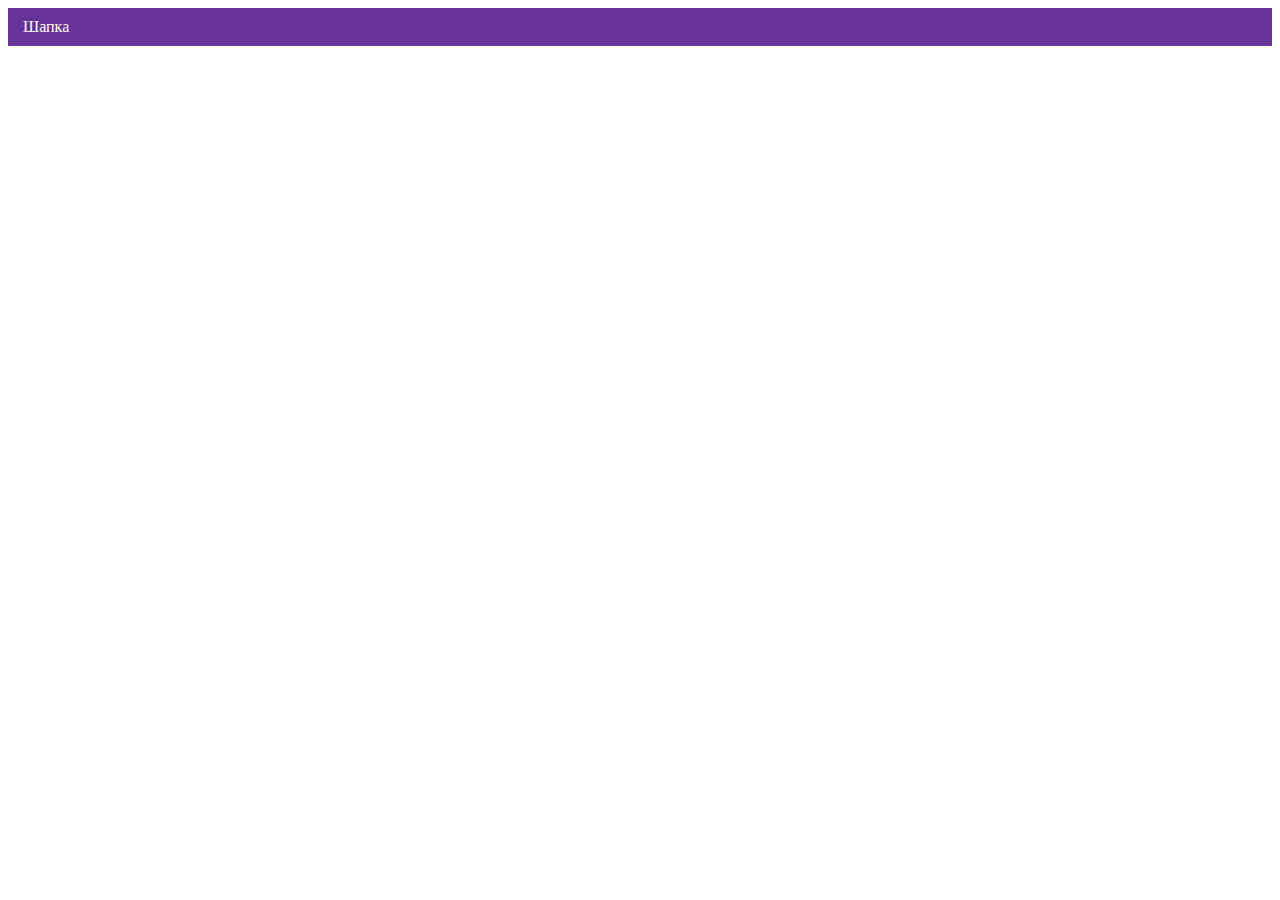
<file: index.html>
<!DOCTYPE html><html class="page" lang="ru"><head><meta charset="UTF-8"><title>Название проекта</title><meta name="viewport" content="width=device-width,initial-scale=1"><link rel="stylesheet" href="styles/styles.css"><script src="scripts/index.js" defer="defer"></script></head><body class="page__body"><header class="header">Шапка</header></body></html>
</file>
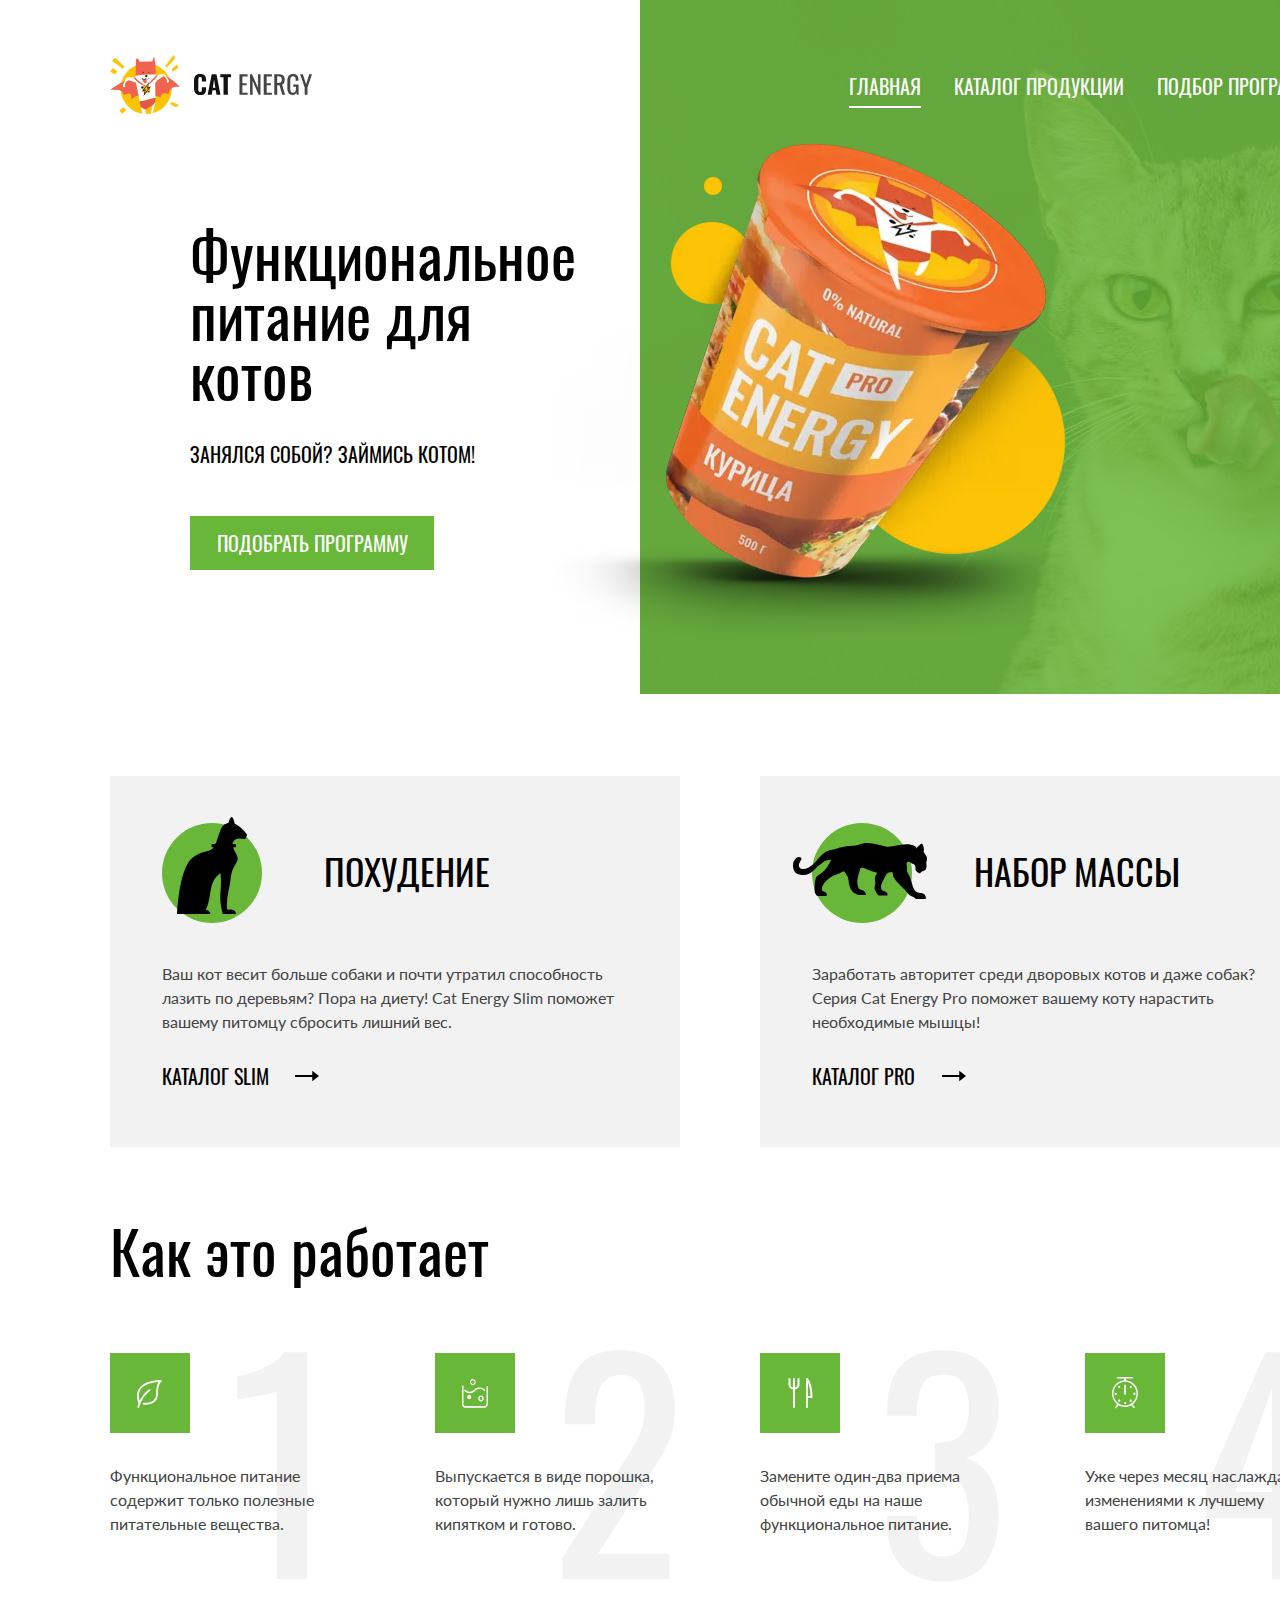
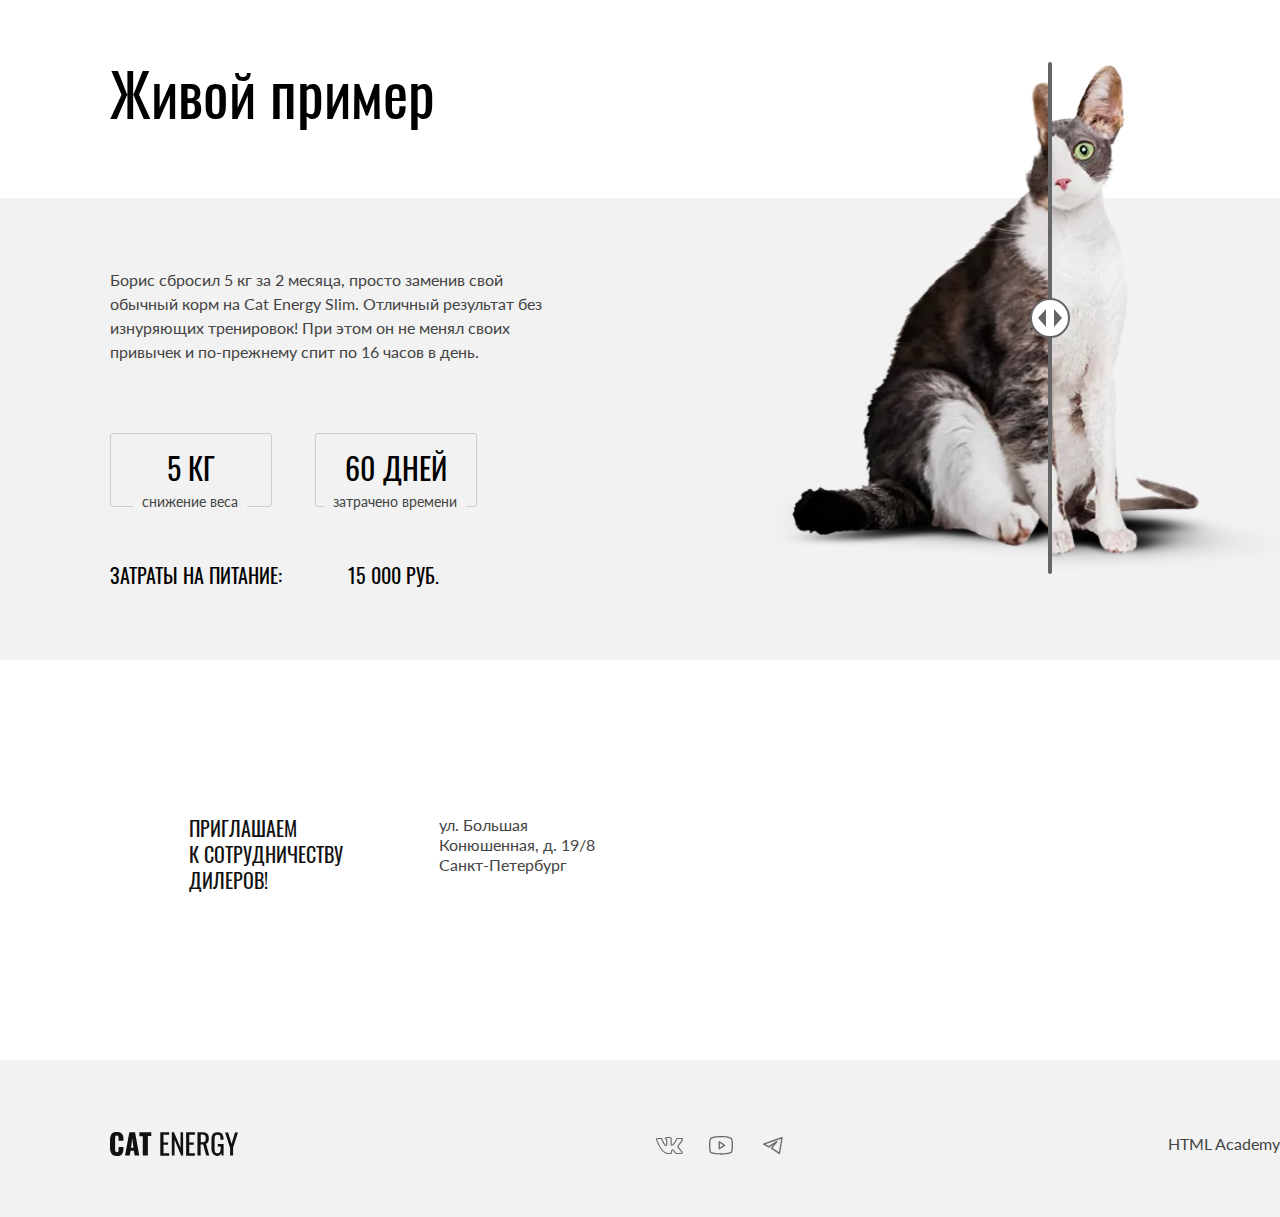
<file: 4/index.html>
<!DOCTYPE html><html class="page" lang="ru"><head><meta charset="UTF-8"><title>cat-energy</title><meta name="viewport" content="width=device-width,initial-scale=1"><link rel="stylesheet" href="styles/styles.css"><script src="scripts/index.js" defer="defer"></script><link rel="icon" href="favicon.ico"><link rel="icon" href="favicons/favicon.svg" type="image/svg+xml"><link rel="apple-touch-icon" href="favicons/apple-icon-180x180.png"><link rel="manifest" href="manifest.webmanifest"><link rel="preload" href="fonts/lato/Lato-Regular.woff2" as="font" type="font/woff2" crossorigin="anonymous"><link rel="preload" href="fonts/oswald/oswaldregular.woff2" as="font" type="font/woff2" crossorigin="anonymous"></head><body class="page__body"><header class="header" data-test="header"><div class="container"><nav class="main-nav main-nav--on main-nav--nojs"><div class="main-nav__logo-container"><a class="main-nav__logo-link" href="index.html"><picture><source media="(min-width: 1200px)" width="70" height="59" type="image/svg+xml" srcset="images/cat-logo-desktop.svg"><source media="(min-width: 768px)" width="60" height="50" type="image/svg+xml" srcset="images/cat-logo-tablet.svg"><img class="header__logo-img" src="images/cat-logo-mobile.svg" alt="логотип сайта" width="33" height="38"></picture></a><a class="header__logo-text-link" href="index.html"><picture><source media="(min-width:1200px)" width="118" height="21" type="image/svg+xml" srcset="images/cat-logo-text-desktop.svg"><img class="header__logo-text logo-text" src="images/cat-logo-text.svg" alt="текстовый логотип сайта" width="101" height="18"></picture></a></div><button class="main-nav__toggle" type="button"><span class="visually-hidden">Переключатель меню</span></button><ul class="main-nav__list"><li class="main-nav__item main-nav__item--active"><a href="#">главная</a></li><li class="main-nav__item"><a href="catalog.html">каталог продукции</a></li><li class="main-nav__item"><a href="#">подбор программы</a></li></ul></nav></div><div class="header__cat-feed"></div></header><main class="main-container"><section class="choose" data-test="hero"><div class="container"><div class="choose__description"><h1 class="choose__title">Функциональное питание для котов</h1><p class="choose__slogon">Занялся собой? Займись котом!</p></div><picture><source type="image/webp" media="(min-width:1200px)" width="552" height="499" srcset="images/cat-feed-desktop@1x.webp, images/cat-feed-desktop@2x.webp 2x"><source type="image/webp" media="(min-width:768px)" width="709" height="609" srcset="images/cat-feed-tablet@1x.webp, images/cat-feed-tablet@2x.webp 2x"><source type="image/webp" width="280" height="270" srcset="images/cat-feed-mobile@1x.webp, images/cat-feed-mobile@2x.webp 2x"><source media="(min-width:1200px)" width="552" height="499" type="image/png" srcset="images/cat-feed-desktop@1x.png, images/cat-feed-desktop@2x.png 2x"><source media="(min-width:768px)" width="709" height="609" srcset="images/cat-feed-tablet@1x.jpg, images/cat-feed-tablet@2x.jpg 2x" type="image/jpeg"><img class="choose__img" src="images/cat-feed-mobile@1x.png" alt="фото корма от магазина" width="280" height="270" srcset="images/cat-feed-mobile@2x.png 2x"></picture><a class="choose__button-link choose__button button" href="#">подобрать программу</a></div></section><section class="catalogs" data-test="programs"><div class="container"><h2 class="visually-hidden">Котологи</h2><ul class="catalogs__list"><li class="catalogs__item"><h3 class="catalogs__title catalogs__title--thin">Похудение</h3><p class="catalogs__description">Ваш кот весит больше собаки и почти утратил способность лазить по деревьям? Пора на диету! Cat Energy Slim поможет вашему питомцу сбросить лишний вес.</p><a class="catalogs__link" href="#">каталог slim</a></li><li class="catalogs__item"><h3 class="catalogs__title catalogs__title--massive">Набор массы</h3><p class="catalogs__description">Заработать авторитет среди дворовых котов и даже собак? Серия Cat Energy Pro поможет вашему коту нарастить необходимые мышцы!</p><a class="catalogs__link catalogs__link--massive" href="#">каталог pro</a></li></ul></div></section><section class="advantages" data-test="features"><div class="container"><h2 class="advantages__title">Как это работает</h2><ul class="advantages__list"><li class="advantages__item advantages__item--nutritious">Функциональное питание содержит только полезные питательные вещества.</li><li class="advantages__item advantages__item--water">Выпускается в виде порошка, который нужно лишь залить кипятком и готово.</li><li class="advantages__item advantages__item--food">Замените один-два приема обычной еды на наше функциональное питание.</li><li class="advantages__item advantages__item--time">Уже через месяц наслаждайтесь изменениями к лучшему<br>вашего питомца!</li></ul></div></section><section class="example" data-test="proof"><div class="container"><div class="example__simple-container"><h2 class="example__title">Живой пример</h2><p class="example__description">Борис сбросил 5 кг за 2 месяца, просто заменив свой обычный корм на Cat Energy Slim. Отличный результат без изнуряющих тренировок! При этом он не менял своих привычек и по-прежнему спит по 16 часов в день.</p><div class="example__container-description"><div class="example__indicators"><div class="example__indicator example-indicator"><p>5 КГ</p><span>снижение веса</span></div><div class="example__indicator example-indicator"><p>60 ДНЕЙ</p><span>затрачено времени</span></div></div><p class="example__expenses"><span>Затраты на питание:</span> <span>15 000 РУБ.</span></p></div></div><div class="example__slids"><div class="example__slide"><picture><source type="image/webp" media="(min-width:768px)" width="560" height="512" srcset="images/thick-cat-example@1x.webp, images/thick-cat-example@2x.webp 2x"><source type="image/webp" width="280" height="256" srcset="images/thick-cat-example-mobile@1x.webp, images/thick-cat-example-mobile@2x.webp 2x"><source media="(min-width:768px)" width="560" height="512" srcset="images/thick-cat-example@1x.png, images/thick-cat-example@2x.png 2x" type="image/png"><img class="example__slide-img" src="images/thick-cat-example-mobile@1x.png" width="280" height="256" alt="Кот до похудения" srcset="images/thick-cat-example-mobile@2x.png 2x"></picture></div><div class="example__slide example__slide--before"><picture><source type="image/webp" media="(min-width:768px)" width="560" height="512" srcset="images/skinny-cat-example@1x.webp, images/skinny-cat-example@2x.webp 2x"><source type="image/webp" width="280" height="256" srcset="images/skinny-cat-example-mobile@1x.webp, images/skinny-cat-example-mobile@2x.webp 2x"><source media="(min-width:768px)" width="560" height="512" srcset="images/skinny-cat-example@1x.png, images/skinny-cat-example@2x.png 2x" type="image/png"><img class="example__slide-img" src="images/skinny-cat-example-mobile@1x.png" width="280" height="256" alt="Кот после похудения" srcset="images/skinny-cat-example-mobile@2x.png 2x"></picture></div><button class="example__slides-button button" type="button"><span class="visually-hidden">кнопка для управления слайдером</span></button></div></div></section><section class="location location--nojs" data-test="contacts"><div class="container"><h2 class="visually-hidden">Карта</h2><div class="location__conteiner-description"><p class="location__description">приглашаем<br>к сотрудничеству<br>дилеров!</p><address class="location__adress">ул. Большая<br>Конюшенная, д. 19/8<br class="location__double-space">Санкт-Петербург</address></div></div><iframe class="location__map" src="https://www.google.com/maps/embed?pb=!1m18!1m12!1m3!1d1998.5989628721386!2d30.320832674763206!3d59.93879652957341!2m3!1f0!2f0!3f0!3m2!1i1024!2i768!4f13.1!3m3!1m2!1s0x4696310fca5afc31%3A0xa24b26c0d196de71!2z0JHQvtC70YzRiNCw0Y8g0JrQvtC90Y7RiNC10L3QvdCw0Y8g0YPQuy4sIDE5LCDQodCw0L3QutGCLdCf0LXRgtC10YDQsdGD0YDQsywgMTkxMTg2!5e0!3m2!1sru!2sru!4v1745107390673!5m2!1sru!2sru" width="320" height="362" style="border:0;" allowfullscreen="" loading="lazy" referrerpolicy="no-referrer-when-downgrade"></iframe><picture><source type="image/webp" media="(min-width:1200px)" width="1440" height="400" srcset="images/map-desktop@1x.webp, images/map-desktop@2x.webp 2x"><source type="image/webp" media="(min-width:768px)" width="768" height="400" srcset="images/map-tablet@1x.webp, images/map-tablet@2x.webp 2x"><source type="image/webp" width="320" height="362" srcset="images/map-mobile@1x.webp, images/map-mobile@2x.webp 2x"><source media="(min-width:1200px)" width="1440" height="400" srcset="images/map-desktop@1x.png, images/map-desktop@2x.png 2x" type="image/png"><source media="(min-width:768px)" width="768" height="400" srcset="images/map-tablet@1x.png, images/map-tablet@2x.png 2x" type="image/png"><img class="location__map-image" src="images/map-mobile@1x.jpg" srcset="images/map-mobile@2x.jpg 2x" width="320" height="362" alt="карта питера с отмеченным магазином"></picture></section></main><footer class="main-footer" data-test="footer"><div class="container"><a class="main-footer__logo-text-link logo-text" href="#"><span class="visually-hidden">Текствый логотиа сайта CAT Energy</span></a><ul class="social-list main-footer__social-list"><li class="social-list__item"><a class="social-list__link social-list__link--vkontakte" href="#"><span class="visually-hidden">Мы в контакте</span></a></li><li class="social-list__item"><a class="social-list__link social-list__link--youtube" href="#"><span class="visually-hidden">Мы в ютубе</span></a></li><li class="social-list__item"><a class="social-list__link social-list__link--telegram" href="#"><span class="visually-hidden">Мы в телеграмме</span></a></li></ul><a class="main-footer__logo-link main-footer-logo-link" href="https://htmlacademy.ru/intensive/adaptive">HTML Academy</a></div></footer></body></html>
</file>
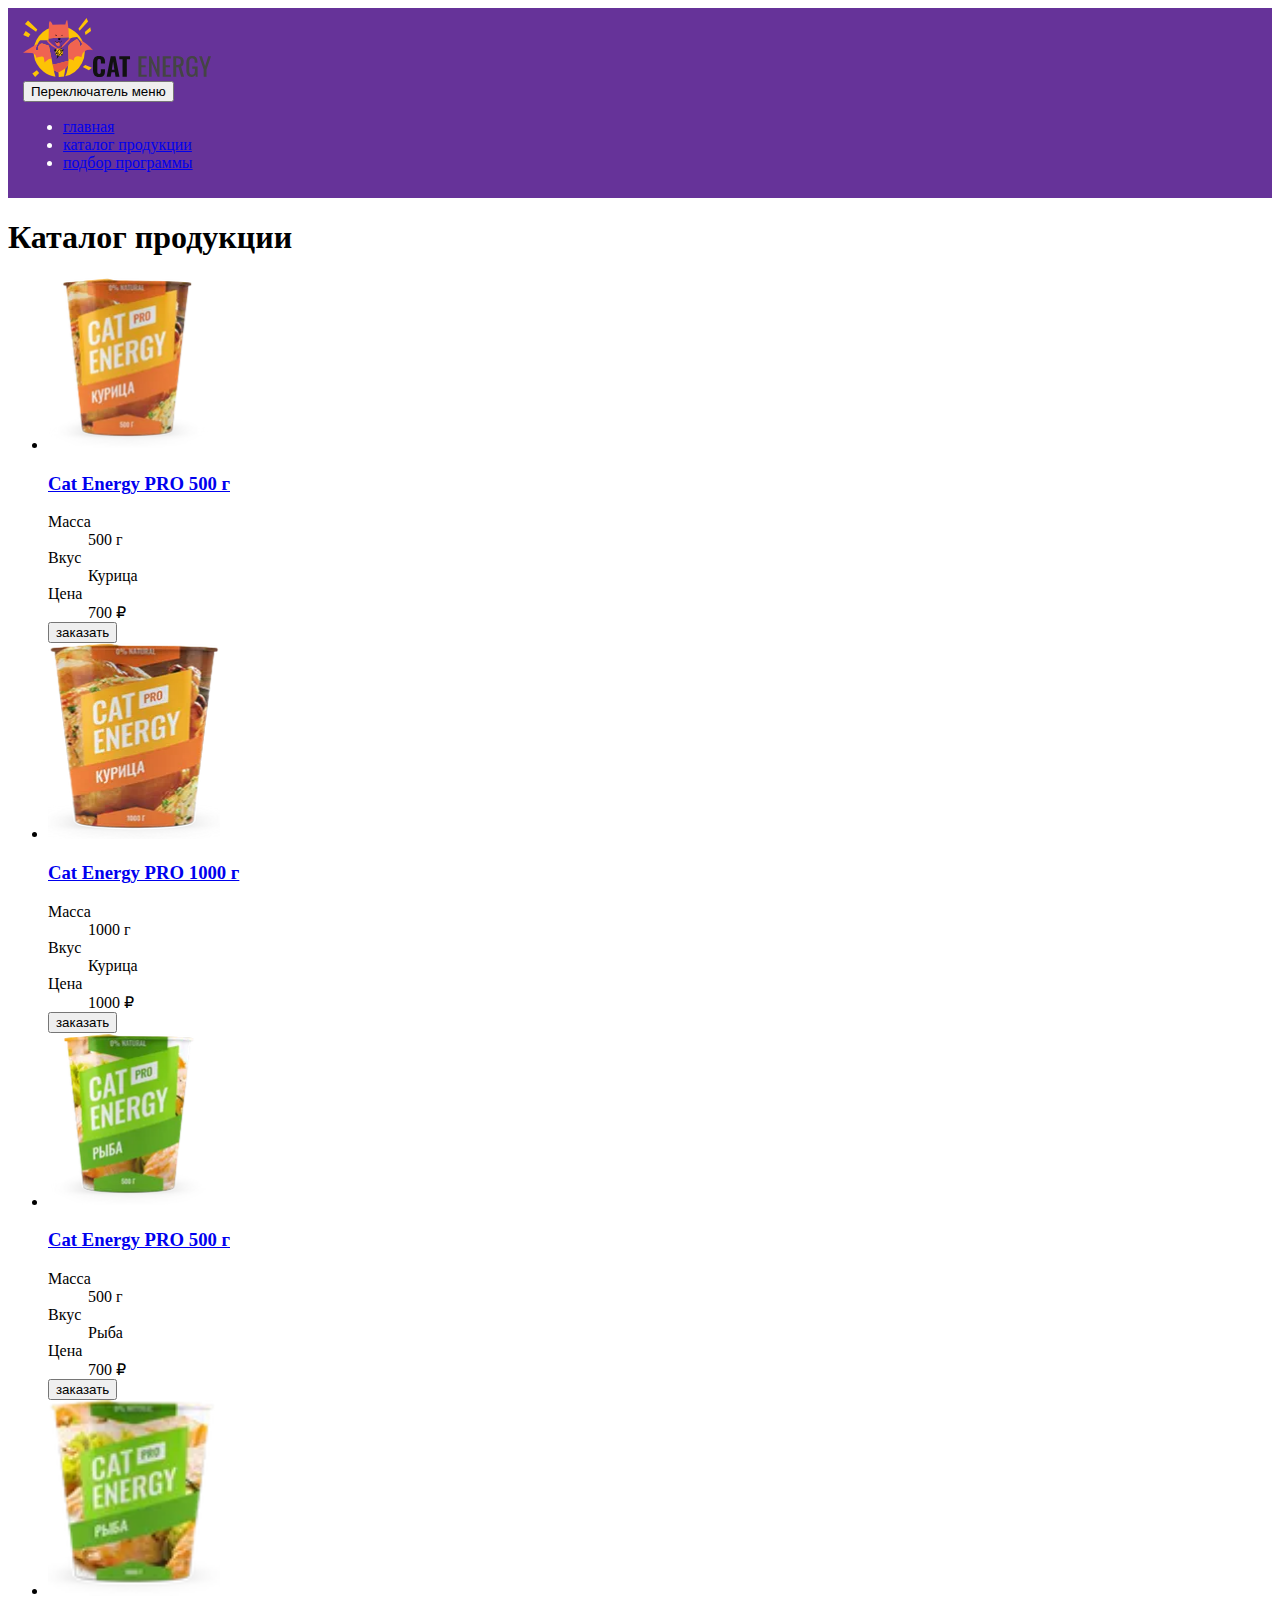
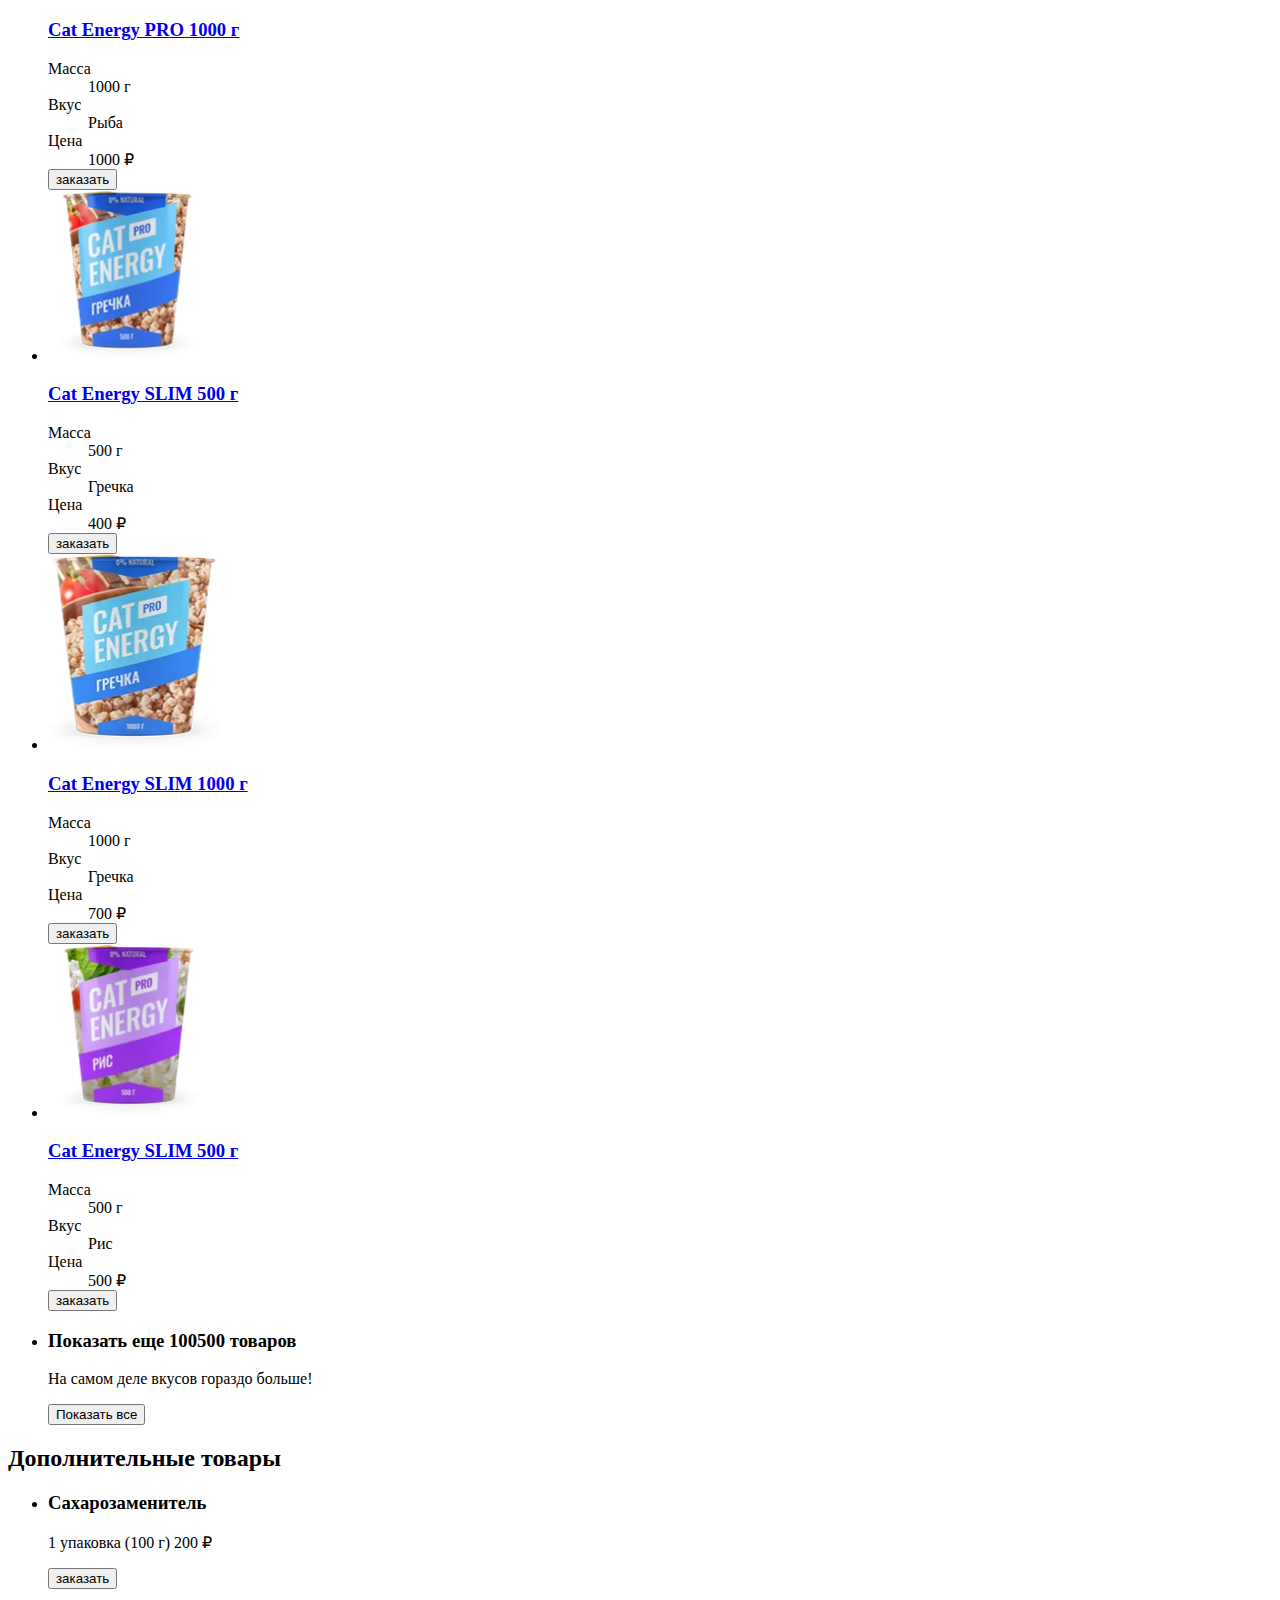
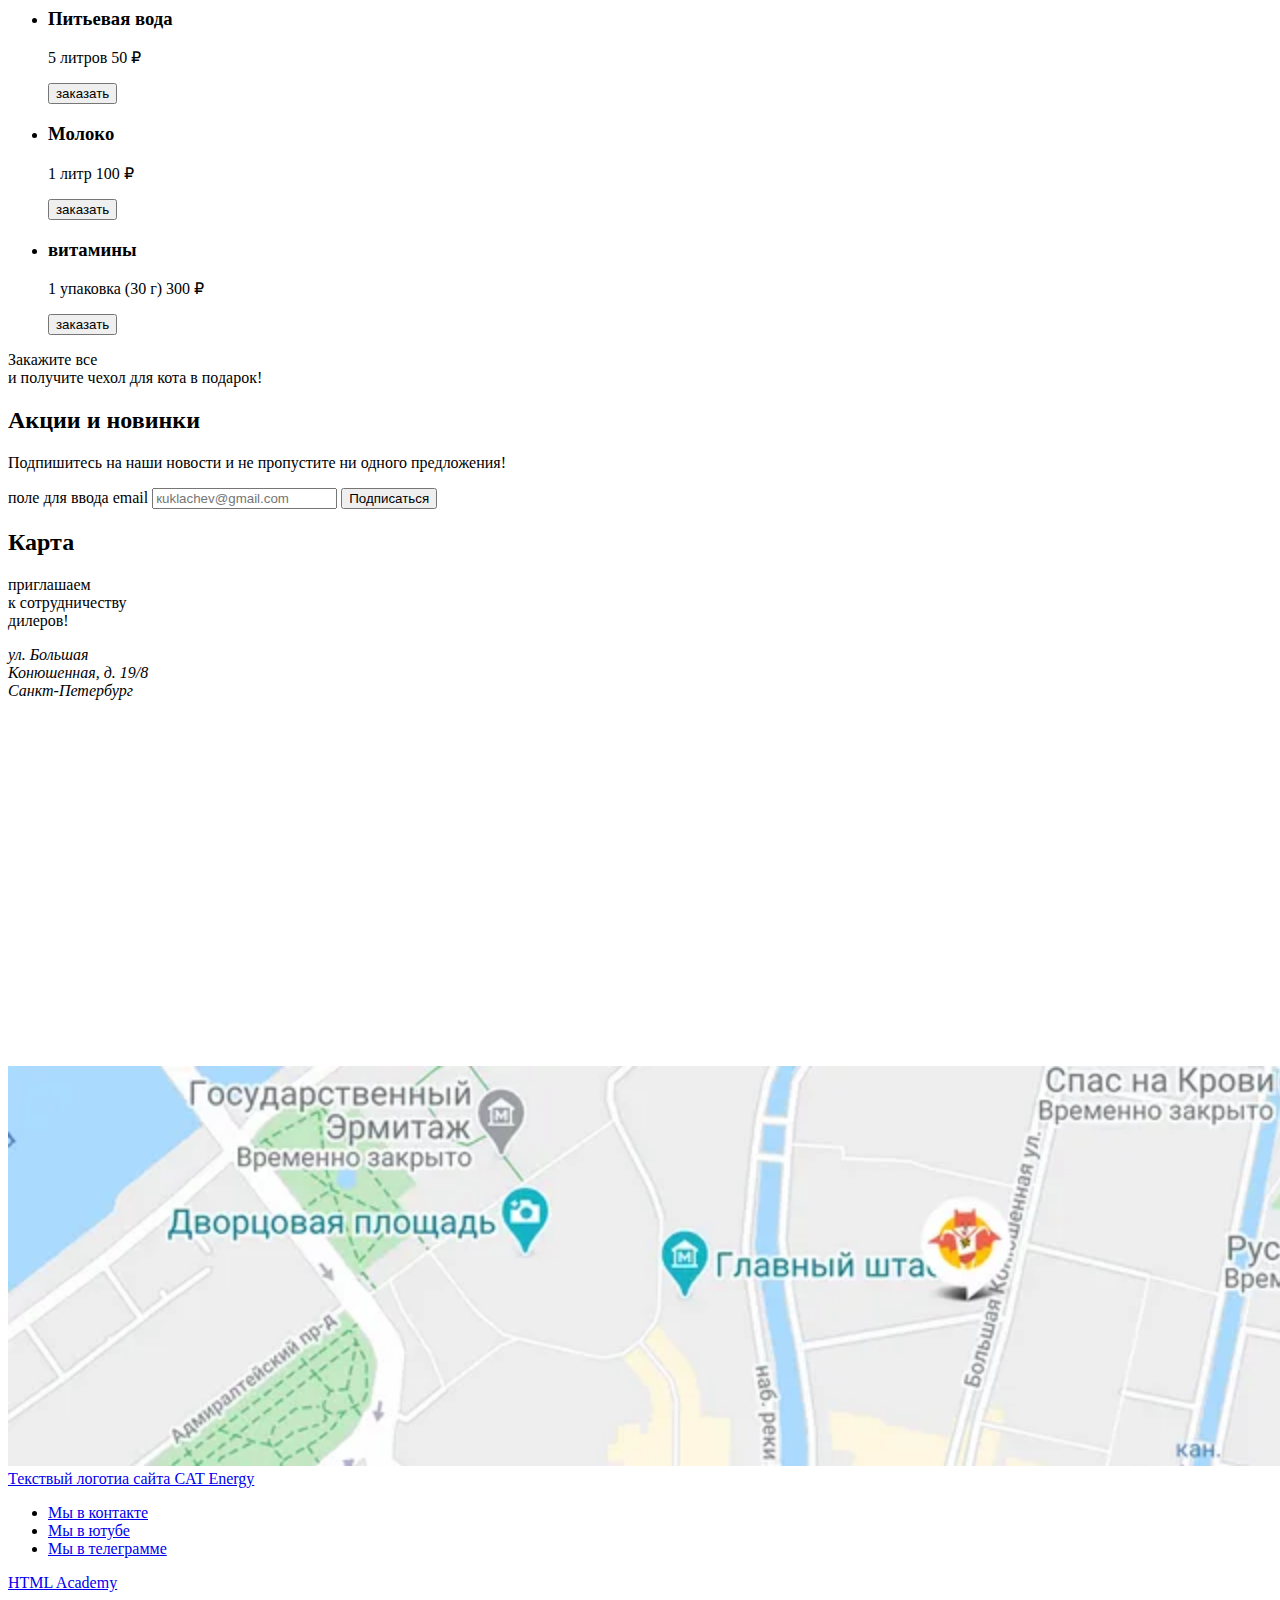
<file: catalog.html>
<!DOCTYPE html><html class="page catalog" lang="ru"><head><meta charset="UTF-8"><title>cat-energy</title><meta name="viewport" content="width=device-width,initial-scale=1"><link rel="stylesheet" href="styles/styles.css"><script src="scripts/index.js" defer="defer"></script><link rel="icon" href="favicon.ico"><link rel="icon" href="favicons/favicon.svg" type="image/svg+xml"><link rel="apple-touch-icon" href="favicons/apple-icon-180x180.png"><link rel="manifest" href="manifest.webmanifest"><link rel="preload" href="fonts/lato/Lato-Regular.woff2" as="font" type="font/woff2" crossorigin="anonymous"><link rel="preload" href="fonts/oswald/oswaldregular.woff2" as="font" type="font/woff2" crossorigin="anonymous"></head><body class="page__body"><header class="header"><div class="container"><nav class="main-nav main-nav--on"><div class="main-nav__logo-container"><a class="main-nav__logo-link" href="index.html"><picture><source media="(min-width: 1200px)" width="70" height="59" type="image/svg+xml" srcset="images/cat-logo-desktop.svg"><source media="(min-width: 768px)" width="60" height="50" type="image/svg+xml" srcset="images/cat-logo-tablet.svg"><img class="header__logo-img" src="images/cat-logo-mobile.svg" alt="логотип сайта" width="33" height="38"></picture></a><a class="header__logo-text-link" href="index.html"><picture><source media="(min-width:1200px)" width="118" height="21" type="image/svg+xml" srcset="images/cat-logo-text-desktop.svg"><img class="header__logo-text header__logo-text--catalog" src="images/cat-logo-text.svg" alt="текстовый логотип сайта" width="101" height="18"></picture></a></div><button class="main-nav__toggle" type="button"><span class="visually-hidden">Переключатель меню</span></button><ul class="main-nav__list main-nav__list-catalog"><li class="main-nav__item"><a href="index.html">главная</a></li><li class="main-nav__item main-nav__item--active"><a href="catalog.html">каталог продукции</a></li><li class="main-nav__item"><a href="#">подбор программы</a></li></ul></nav></div></header><main class="main-inner"><section class="catalog-products" data-test="catalog"><div class="container"><h1 class="catalog-products__title">Каталог продукции</h1><ul class="catalog-products__list"><li class="catalog-products__product-card product-card"><div class="product-card__container"><div class="product-card__image-container"><a class="product-card__link" href="404.html"><picture><source type="image/webp" media="(min-width:768px)" width="161" height="172" srcset="images/catalog-cat-feed-chicken500@1x.webp, images/catalog-cat-feed-chicken500@2x.webp 2x"><source type="image/webp" width="68" height="86" srcset="images/catalog-cat-feed-chicken500-mobile@1x.webp, images/catalog-cat-feed-chicken500-mobile@2x.webp 2x"><source media="(min-width:768px)" width="161" height="172" srcset="images/catalog-cat-feed-chicken500@1x.png, images/catalog-cat-feed-chicken500@2x.png 2x" type="image/png"><img class="catalog-products__img-mini" src="images/catalog-cat-feed-chicken500-mobile@1x.png" width="68" height="86" alt="изображение корма для котов с курицой" srcset="images/catalog-cat-feed-chicken500-mobile@2x.png 2x"></picture></a></div><div class="product-card__characteristics-container"><a class="product-card__link" href="404.html"><h3 class="product-card__title">Cat Energy PRO 500 г</h3></a><dl class="product-card__card-characteristics card-characteristics"><div class="card-characteristics__container"><dt class="card-characteristics__description">Масса</dt><dd class="card-characteristics__mass">500 г</dd></div><div class="card-characteristics__container"><dt class="card-characteristics__description">Вкус</dt><dd class="card-characteristics__taste">Курица</dd></div><div class="card-characteristics__container"><dt class="card-characteristics__description">Цена</dt><dd class="card-characteristics__price">700 ₽</dd></div></dl></div></div><button class="product-card__button button" type="button">заказать</button></li><li class="catalog-products__product-card product-card"><div class="product-card__container"><div class="product-card__image-container"><a class="product-card__link" href="404.html"><picture><source type="image/webp" media="(min-width:1200px)" width="172" height="196" srcset="images/catalog-cat-feed-chicken1000-desktop@1x.webp, images/catalog-cat-feed-chicken1000-desktop@2x.webp 2x"><source type="image/webp" media="(min-width:768px)" width="168" height="206" srcset="images/catalog-cat-feed-chicken1000@1x.webp, images/catalog-cat-feed-chicken1000@2x.webp 2x"><source type="image/webp" width="84" height="100" srcset="images/catalog-cat-feed-chicken1000-mobile@1x.webp, images/catalog-cat-feed-chicken1000-mobile@2x.webp 2x"><source media="(min-width:1200px)" width="172" height="196" srcset="images/catalog-cat-feed-chicken1000-desktop@1x.png, images/catalog-cat-feed-chicken1000-desktop@2x.png 2x" type="image/png"><source media="(min-width:768px)" width="168" height="206" srcset="images/catalog-cat-feed-chicken1000@1x.png, images/catalog-cat-feed-chicken1000@2x.png 2x" type="image/png"><img class="catalog-products__img" src="images/catalog-cat-feed-chicken1000-mobile@1x.png" width="84" height="100" alt="изображение корма для котов с курицой" srcset="images/catalog-cat-feed-chicken1000-mobile@2x.png 2x"></picture></a></div><div class="product-card__characteristics-container"><a class="product-card__link" href="404.html"><h3 class="product-card__title">Cat Energy PRO 1000 г</h3></a><dl class="product-card__card-characteristics card-characteristics"><div class="card-characteristics__container"><dt class="card-characteristics__description">Масса</dt><dd class="card-characteristics__mass">1000 г</dd></div><div class="card-characteristics__container"><dt class="card-characteristics__description">Вкус</dt><dd class="card-characteristics__taste">Курица</dd></div><div class="card-characteristics__container"><dt class="card-characteristics__description">Цена</dt><dd class="card-characteristics__price">1000 ₽</dd></div></dl></div></div><button class="product-card__button button" type="button">заказать</button></li><li class="catalog-products__product-card product-card"><div class="product-card__container"><div class="product-card__image-container"><a class="product-card__link" href="404.html"><picture><source type="image/webp" media="(min-width:768px)" width="163" height="174" srcset="images/catalog-cat-feed-fish500@1x.webp, images/catalog-cat-feed-fish500@2x.webp 2x"><source type="image/webp" width="68" height="78" srcset="images/catalog-cat-feed-fish500-mobile@1x.webp, images/catalog-cat-feed-fish500-mobile@2x.webp 2x"><source media="(min-width:768px)" width="163" height="174" srcset="images/catalog-cat-feed-fish500@1x.png, images/catalog-cat-feed-fish500@2x.png 2x" type="image/png"><img class="catalog-products__img-mini" src="images/catalog-cat-feed-fish500-mobile@1x.png" width="68" height="78" alt="изображение корма для котов с рыбой" srcset="images/catalog-cat-feed-fish500-mobile@2x.png 2x"></picture></a></div><div class="product-card__characteristics-container"><a class="product-card__link" href="404.html"><h3 class="product-card__title">Cat Energy PRO 500 г</h3></a><dl class="product-card__card-characteristics card-characteristics"><div class="card-characteristics__container"><dt class="card-characteristics__description">Масса</dt><dd class="card-characteristics__mass">500 г</dd></div><div class="card-characteristics__container"><dt class="card-characteristics__description">Вкус</dt><dd class="card-characteristics__taste">Рыба</dd></div><div class="card-characteristics__container"><dt class="card-characteristics__description">Цена</dt><dd class="card-characteristics__price">700 ₽</dd></div></dl></div></div><button class="product-card__button button" type="button">заказать</button></li><li class="catalog-products__product-card product-card"><div class="product-card__container"><div class="product-card__image-container"><a class="product-card__link" href="404.html"><picture><source type="image/webp" media="(min-width:1200px)" width="172" height="196" srcset="images/catalog-cat-feed-fish1000-desktop@1x.webp, images/catalog-cat-feed-fish1000-desktop@2x.webp 2x"><source type="image/webp" media="(min-width:768px)" width="168" height="200" srcset="images/catalog-cat-feed-fish1000@1x.webp, images/catalog-cat-feed-fish1000@2x.webp 2x"><source type="image/webp" width="84" height="100" srcset="images/catalog-cat-feed-fish1000-mobile@1x.webp, images/catalog-cat-feed-fish1000-mobile@2x.webp 2x"><source media="(min-width:1200px)" width="172" height="196" srcset="images/catalog-cat-feed-fish1000-desktop@1x.png, images/catalog-cat-feed-fish1000-desktop@2x.png 2x" type="image/png"><source media="(min-width:768px)" width="168" height="200" srcset="images/catalog-cat-feed-fish1000@1x.png, images/catalog-cat-feed-fish1000@2x.png 2x" type="image/png"><img class="catalog-products__img-mini" src="images/catalog-cat-feed-fish1000-mobile@1x.png" width="84" height="100" alt="изображение корма для котов с рыбой" srcset="images/catalog-cat-feed-fish1000-mobile@2x.png 2x"></picture></a></div><div class="product-card__characteristics-container"><a class="product-card__link" href="404.html"><h3 class="product-card__title">Cat Energy PRO 1000 г</h3></a><dl class="product-card__card-characteristics card-characteristics"><div class="card-characteristics__container"><dt class="card-characteristics__description">Масса</dt><dd class="card-characteristics__mass">1000 г</dd></div><div class="card-characteristics__container"><dt class="card-characteristics__description">Вкус</dt><dd class="card-characteristics__taste">Рыба</dd></div><div class="card-characteristics__container"><dt class="card-characteristics__description">Цена</dt><dd class="card-characteristics__price">1000 ₽</dd></div></dl></div></div><button class="product-card__button button" type="button">заказать</button></li><li class="catalog-products__product-card product-card"><div class="product-card__container"><div class="product-card__image-container"><a class="product-card__link" href="404.html"><picture><source type="image/webp" media="(min-width:768px)" width="161" height="171" srcset="images/catalog-cat-feed-buckwheat500@1x.webp, images/catalog-cat-feed-buckwheat500@2x.webp 2x"><source type="image/webp" width="68" height="78" srcset="images/catalog-cat-feed-buckwheat500-mobile@1x.webp, images/catalog-cat-feed-buckwheat500-mobile@2x.webp 2x"><source media="(min-width:768px)" width="161" height="171" srcset="images/catalog-cat-feed-buckwheat500@1x.png, images/catalog-cat-feed-buckwheat500@2x.png 2x" type="image/png"><img class="catalog-products__img-mini" src="images/catalog-cat-feed-buckwheat500-mobile@1x.png" width="68" height="78" alt="изображение корма для котов с гречкой" srcset="images/catalog-cat-feed-buckwheat500-mobile@2x.png 2x"></picture></a></div><div class="product-card__characteristics-container"><a class="product-card__link" href="404.html"><h3 class="product-card__title">Cat Energy SLIM 500 г</h3></a><dl class="product-card__card-characteristics card-characteristics"><div class="card-characteristics__container"><dt class="card-characteristics__description">Масса</dt><dd class="card-characteristics__mass">500 г</dd></div><div class="card-characteristics__container"><dt class="card-characteristics__description">Вкус</dt><dd class="card-characteristics__taste">Гречка</dd></div><div class="card-characteristics__container"><dt class="card-characteristics__description">Цена</dt><dd class="card-characteristics__price">400 ₽</dd></div></dl></div></div><button class="product-card__button button" type="button">заказать</button></li><li class="catalog-products__product-card product-card"><div class="product-card__container"><div class="product-card__image-container"><a class="product-card__link" href="404.html"><picture><source type="image/webp" media="(min-width:1200px)" width="172" height="196" srcset="images/catalog-cat-feed-buckwheat1000-desktop@1x.webp, images/catalog-cat-feed-buckwheat1000-desktop@2x.webp 2x"><source type="image/webp" media="(min-width:768px)" width="168" height="200" srcset="images/catalog-cat-feed-buckwheat1000@1x.webp, images/catalog-cat-feed-buckwheat1000@2x.webp 2x"><source type="image/webp" width="84" height="100" srcset="images/catalog-cat-feed-buckwheat1000-mobile@1x.webp, images/catalog-cat-feed-buckwheat1000-mobile@2x.webp 2x"><source media="(min-width:1200px)" width="172" height="196" srcset="images/catalog-cat-feed-buckwheat1000-desktop@1x.png, images/catalog-cat-feed-buckwheat1000-desktop@2x.png 2x" type="image/png"><source media="(min-width:768px)" width="168" height="200" srcset="images/catalog-cat-feed-buckwheat1000@1x.png, images/catalog-cat-feed-buckwheat1000@2x.png 2x" type="image/png"><img class="catalog-products__img-mini" src="images/catalog-cat-feed-buckwheat1000-mobile@1x.png" width="84" height="100" alt="изображение корма для котов с гречкой" srcset="images/catalog-cat-feed-buckwheat1000-mobile@2x.png 2x"></picture></a></div><div class="product-card__characteristics-container"><a class="product-card__link" href="404.html"><h3 class="product-card__title">Cat Energy SLIM 1000 г</h3></a><dl class="product-card__card-characteristics card-characteristics"><div class="card-characteristics__container"><dt class="card-characteristics__description">Масса</dt><dd class="card-characteristics__mass">1000 г</dd></div><div class="card-characteristics__container"><dt class="card-characteristics__description">Вкус</dt><dd class="card-characteristics__taste">Гречка</dd></div><div class="card-characteristics__container"><dt class="card-characteristics__description">Цена</dt><dd class="card-characteristics__price">700 ₽</dd></div></dl></div></div><button class="product-card__button button" type="button">заказать</button></li><li class="catalog-products__product-card product-card"><div class="product-card__container"><div class="product-card__image-container"><a class="product-card__link" href="404.html"><picture><source type="image/webp" media="(min-width:768px)" width="163" height="174" srcset="images/catalog-cat-feed-rice500@1x.webp, images/catalog-cat-feed-rice500@2x.webp 2x"><source type="image/webp" width="62" height="84" srcset="images/catalog-cat-feed-rice500-mobile@1x.webp, images/catalog-cat-feed-rice500-mobile@2x.webp 2x"><source media="(min-width:768px)" width="163" height="174" srcset="images/catalog-cat-feed-rice500@1x.png, images/catalog-cat-feed-rice500@2x.png 2x" type="image/png"><img class="catalog-products__img-mini" src="images/catalog-cat-feed-rice500-mobile@1x.png" width="72" height="84" alt="изображение корма для котов с курицей" srcset="images/catalog-cat-feed-rice500-mobile@2x.png 2x"></picture></a></div><div class="product-card__characteristics-container"><a class="product-card__link" href="404.html"><h3 class="product-card__title">Cat Energy SLIM 500 г</h3></a><dl class="product-card__card-characteristics card-characteristics"><div class="card-characteristics__container"><dt class="card-characteristics__description">Масса</dt><dd class="card-characteristics__mass">500 г</dd></div><div class="card-characteristics__container"><dt class="card-characteristics__description">Вкус</dt><dd class="card-characteristics__taste">Рис</dd></div><div class="card-characteristics__container"><dt class="card-characteristics__description">Цена</dt><dd class="card-characteristics__price">500 ₽</dd></div></dl></div></div><button class="product-card__button button" type="button">заказать</button></li><li class="catalog-products__product-card card-more"><h3 class="card-more__title">Показать еще 100500 товаров</h3><p class="card-more__description">На самом деле вкусов гораздо больше!</p><button class="card-more__button button button--more" type="button">Показать все</button></li></ul></div></section><section class="additionally" data-test="additional"><div class="container"><h2 class="additionally__title">Дополнительные товары</h2><div class="additionally__container"><ul class="additionally__list"><li class="additionally__item"><div class="additionally__item-description-container"><h3 class="additionally__item-title">Сахарозаменитель</h3><p class="additionally__item-price-container"><span class="additionally__item-description">1 упаковка (100 г) </span><span class="additionally__item-prise">200 ₽</span></p></div><button class="additionally__item-button button" type="button">заказать</button></li><li class="additionally__item"><div class="additionally__item-description-container"><h3 class="additionally__item-title">Питьевая вода</h3><p class="additionally__item-price-container"><span class="additionally__item-description">5 литров </span><span class="additionally__item-prise additionally__item-prise--water">50 ₽</span></p></div><button class="additionally__item-button button" type="button">заказать</button></li><li class="additionally__item"><div class="additionally__item-description-container"><h3 class="additionally__item-title">Молоко</h3><p class="additionally__item-price-container"><span class="additionally__item-description">1 литр </span><span class="additionally__item-prise">100 ₽</span></p></div><button class="additionally__item-button button" type="button">заказать</button></li><li class="additionally__item"><div class="additionally__item-description-container"><h3 class="additionally__item-title">витамины</h3><p class="additionally__item-price-container"><span class="additionally__item-description">1 упаковка (30 г) </span><span class="additionally__item-prise">300 ₽</span></p></div><button class="additionally__item-button button" type="button">заказать</button></li></ul><div class="additionally-present"><p class="additionally-present__description">Закажите все<br>и получите чехол для кота в подарок!</p></div></div></div></section><section class="news"><div class="container"><h2 class="news__title">Акции и новинки</h2><p class="news__description">Подпишитесь на наши новости и не пропустите ни одного предложения!</p><form class="news__form" action="https://echo.htmlacademy.ru" method="post"><label class="visually-hidden" for="news-email">поле для ввода email</label> <input class="news__input" type="email" name="news-input" placeholder="кuklachev@gmail.com" required id="news-email"> <button class="news__button button" type="submit">Подписаться</button></form></div></section><section class="location" data-test="contacts"><div class="container"><h2 class="visually-hidden">Карта</h2><div class="location__conteiner-description"><p class="location__description">приглашаем<br>к сотрудничеству<br>дилеров!</p><address class="location__adress">ул. Большая<br>Конюшенная, д. 19/8<br class="location__double-space">Санкт-Петербург</address></div></div><iframe class="location__map" src="https://www.google.com/maps/embed?pb=!1m18!1m12!1m3!1d1998.5989628721386!2d30.320832674763206!3d59.93879652957341!2m3!1f0!2f0!3f0!3m2!1i1024!2i768!4f13.1!3m3!1m2!1s0x4696310fca5afc31%3A0xa24b26c0d196de71!2z0JHQvtC70YzRiNCw0Y8g0JrQvtC90Y7RiNC10L3QvdCw0Y8g0YPQuy4sIDE5LCDQodCw0L3QutGCLdCf0LXRgtC10YDQsdGD0YDQsywgMTkxMTg2!5e0!3m2!1sru!2sru!4v1745107390673!5m2!1sru!2sru" width="320" height="362" style="border:0;" allowfullscreen="" loading="lazy" referrerpolicy="no-referrer-when-downgrade"></iframe><picture><source type="image/webp" media="(min-width:1200px)" width="1440" height="400" srcset="images/map-desktop@1x.webp, images/map-desktop@2x.webp 2x"><source type="image/webp" media="(min-width:768px)" width="768" height="400" srcset="images/map-tablet@1x.webp, images/map-tablet@2x.webp 2x"><source type="image/webp" width="320" height="362" srcset="images/map-mobile@1x.webp, images/map-mobile@2x.webp 2x"><source media="(min-width:1200px)" width="1440" height="400" srcset="images/map-desktop@1x.png, images/map-desktop@2x.png 2x" type="image/png"><source media="(min-width:768px)" width="768" height="400" srcset="images/map-tablet@1x.png, images/map-tablet@2x.png 2x" type="image/png"><img class="location__map-image" src="images/map-mobile@1x.jpg" srcset="images/map-mobile@2x.jpg 2x" width="320" height="362" alt="карта питера с отмеченным магазином"></picture></section></main><footer class="main-footer"><div class="container"><a class="main-footer__logo-text-link logo-text" href="#"><span class="visually-hidden">Текствый логотиа сайта CAT Energy</span></a><ul class="social-list main-footer__social-list"><li class="social-list__item"><a class="social-list__link social-list__link--vkontakte" href="#"><span class="visually-hidden">Мы в контакте</span></a></li><li class="social-list__item"><a class="social-list__link social-list__link--youtube" href="#"><span class="visually-hidden">Мы в ютубе</span></a></li><li class="social-list__item"><a class="social-list__link social-list__link--telegram" href="#"><span class="visually-hidden">Мы в телеграмме</span></a></li></ul><a class="main-footer__logo-link main-footer-logo-link" href="https://htmlacademy.ru/intensive/adaptive">HTML Academy</a></div></footer></body></html>
</file>
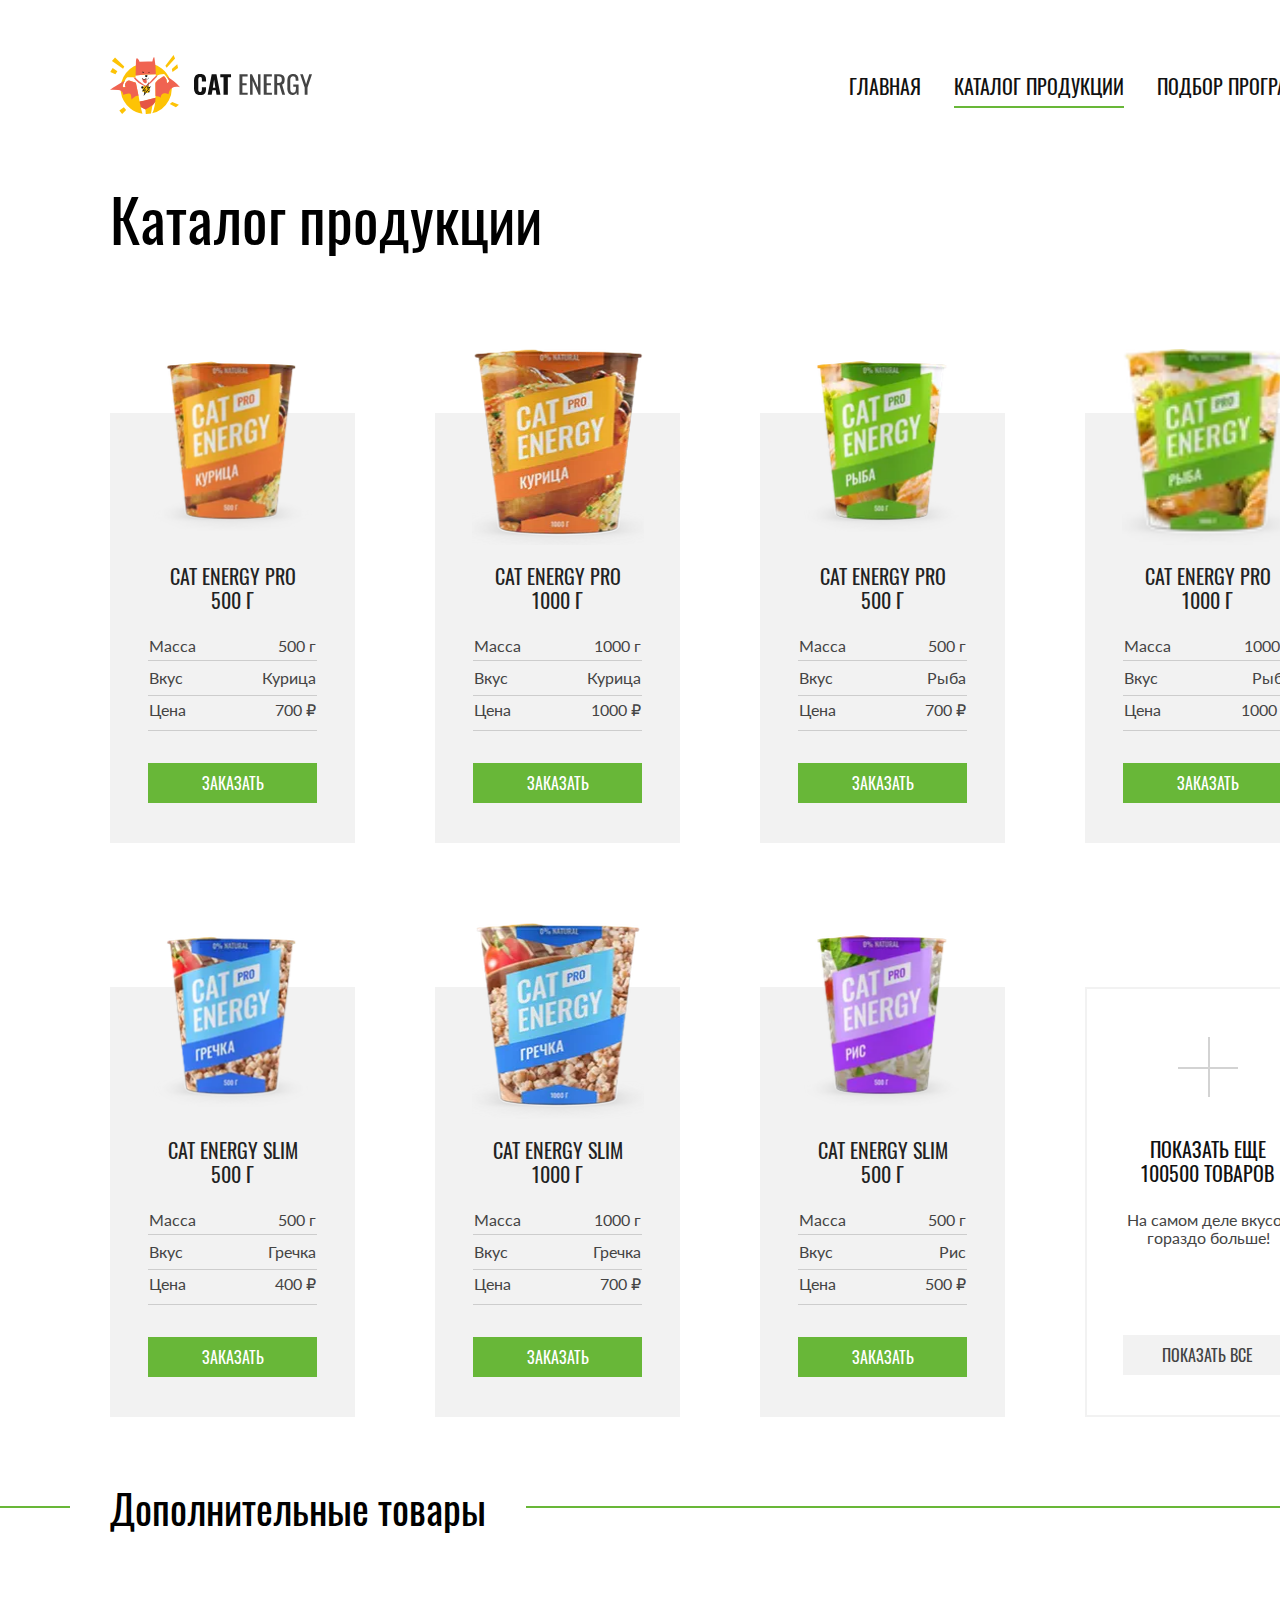
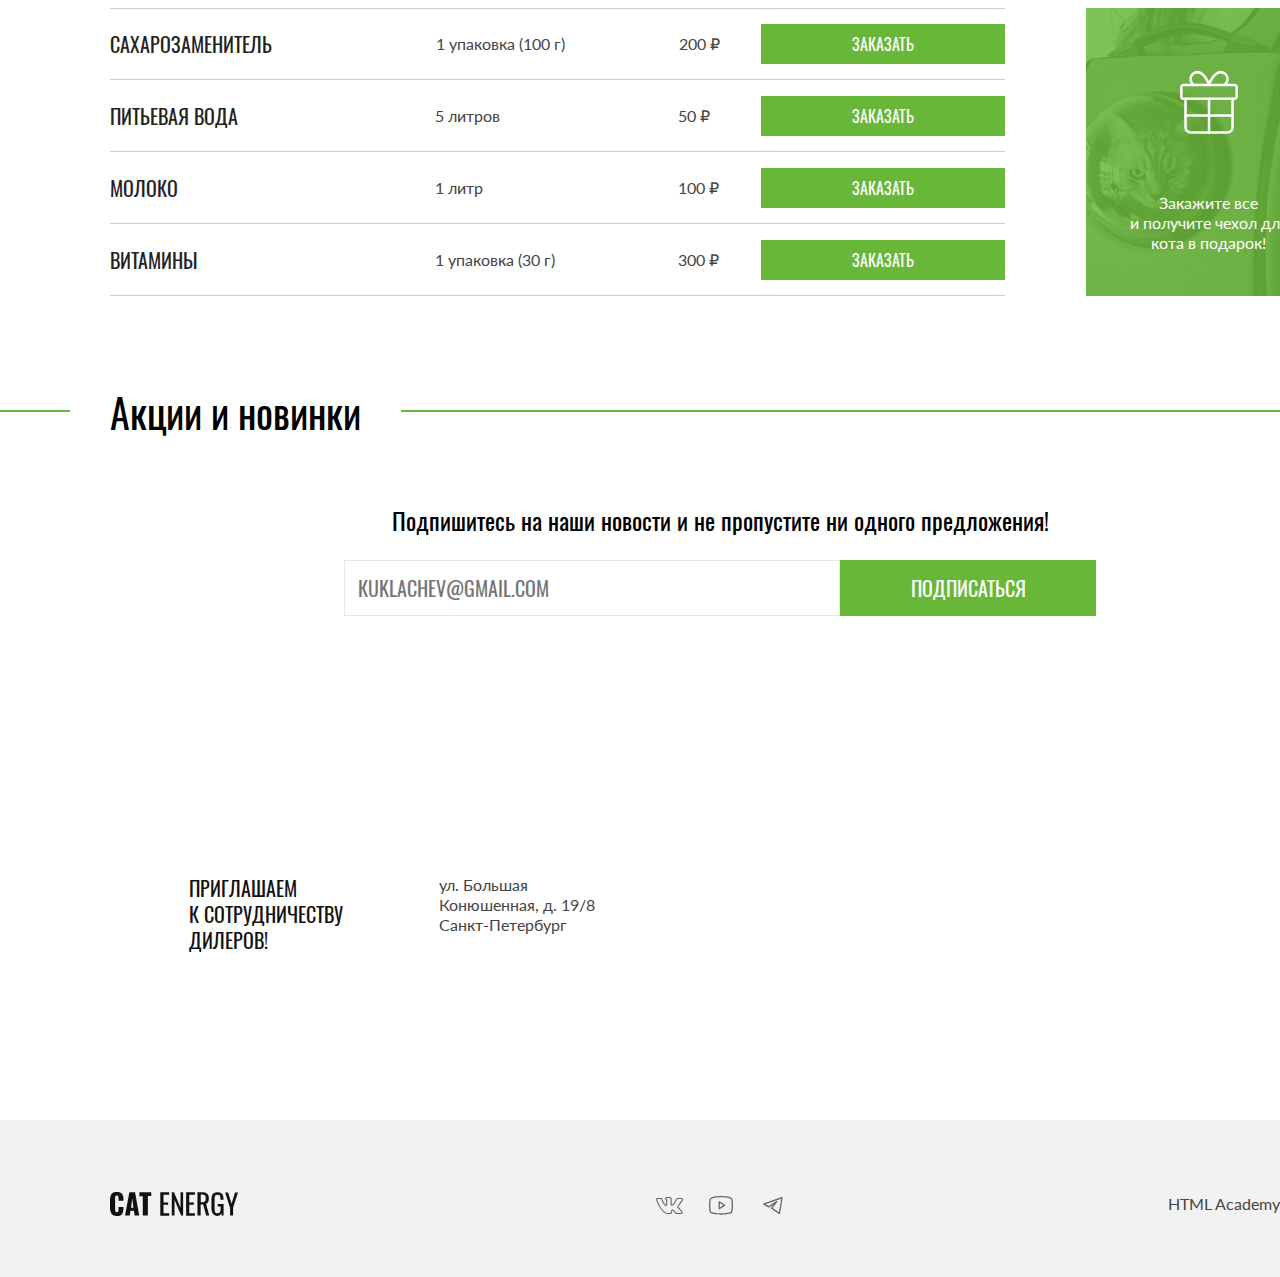
<file: 5/catalog.html>
<!DOCTYPE html><html class="page catalog" lang="ru"><head><meta charset="UTF-8"><title>cat-energy</title><meta name="viewport" content="width=device-width,initial-scale=1"><link rel="stylesheet" href="styles/styles.css"><script src="scripts/index.js" defer="defer"></script><link rel="icon" href="favicon.ico"><link rel="icon" href="favicons/favicon.svg" type="image/svg+xml"><link rel="apple-touch-icon" href="favicons/apple-icon-180x180.png"><link rel="manifest" href="manifest.webmanifest"><link rel="preload" href="fonts/lato/Lato-Regular.woff2" as="font" type="font/woff2" crossorigin="anonymous"><link rel="preload" href="fonts/oswald/oswaldregular.woff2" as="font" type="font/woff2" crossorigin="anonymous"></head><body class="page__body"><header class="header"><div class="container"><nav class="main-nav main-nav--on"><div class="main-nav__logo-container"><a class="main-nav__logo-link" href="index.html"><picture><source media="(min-width: 1200px)" width="70" height="59" type="image/svg+xml" srcset="images/cat-logo-desktop.svg"><source media="(min-width: 768px)" width="60" height="50" type="image/svg+xml" srcset="images/cat-logo-tablet.svg"><img class="header__logo-img" src="images/cat-logo-mobile.svg" alt="логотип сайта" width="33" height="38"></picture></a><a class="header__logo-text-link" href="index.html"><picture><source media="(min-width:1200px)" width="118" height="21" type="image/svg+xml" srcset="images/cat-logo-text-desktop.svg"><img class="header__logo-text header__logo-text--catalog" src="images/cat-logo-text.svg" alt="текстовый логотип сайта" width="101" height="18"></picture></a></div><button class="main-nav__toggle" type="button"><span class="visually-hidden">Переключатель меню</span></button><ul class="main-nav__list main-nav__list-catalog"><li class="main-nav__item"><a href="index.html">главная</a></li><li class="main-nav__item main-nav__item--active"><a href="catalog.html">каталог продукции</a></li><li class="main-nav__item"><a href="#">подбор программы</a></li></ul></nav></div></header><main class="main-inner"><section class="catalog-products" data-test="catalog"><div class="container"><h1 class="catalog-products__title">Каталог продукции</h1><ul class="catalog-products__list"><li class="catalog-products__product-card product-card"><div class="product-card__container"><div class="product-card__image-container"><a class="product-card__link" href="404.html"><picture><source type="image/webp" media="(min-width:768px)" width="161" height="172" srcset="images/catalog-cat-feed-chicken500@1x.webp, images/catalog-cat-feed-chicken500@2x.webp 2x"><source type="image/webp" width="68" height="86" srcset="images/catalog-cat-feed-chicken500-mobile@1x.webp, images/catalog-cat-feed-chicken500-mobile@2x.webp 2x"><source media="(min-width:768px)" width="161" height="172" srcset="images/catalog-cat-feed-chicken500@1x.png, images/catalog-cat-feed-chicken500@2x.png 2x" type="image/png"><img class="catalog-products__img-mini" src="images/catalog-cat-feed-chicken500-mobile@1x.png" width="68" height="86" alt="изображение корма для котов с курицой" srcset="images/catalog-cat-feed-chicken500-mobile@2x.png 2x"></picture></a></div><div class="product-card__characteristics-container"><a class="product-card__link" href="404.html"><h3 class="product-card__title">Cat Energy PRO 500 г</h3></a><dl class="product-card__card-characteristics card-characteristics"><div class="card-characteristics__container"><dt class="card-characteristics__description">Масса</dt><dd class="card-characteristics__mass">500 г</dd></div><div class="card-characteristics__container"><dt class="card-characteristics__description">Вкус</dt><dd class="card-characteristics__taste">Курица</dd></div><div class="card-characteristics__container"><dt class="card-characteristics__description">Цена</dt><dd class="card-characteristics__price">700 ₽</dd></div></dl></div></div><button class="product-card__button button" type="button">заказать</button></li><li class="catalog-products__product-card product-card"><div class="product-card__container"><div class="product-card__image-container"><a class="product-card__link" href="404.html"><picture><source type="image/webp" media="(min-width:1200px)" width="172" height="196" srcset="images/catalog-cat-feed-chicken1000-desktop@1x.webp, images/catalog-cat-feed-chicken1000-desktop@2x.webp 2x"><source type="image/webp" media="(min-width:768px)" width="168" height="206" srcset="images/catalog-cat-feed-chicken1000@1x.webp, images/catalog-cat-feed-chicken1000@2x.webp 2x"><source type="image/webp" width="84" height="100" srcset="images/catalog-cat-feed-chicken1000-mobile@1x.webp, images/catalog-cat-feed-chicken1000-mobile@2x.webp 2x"><source media="(min-width:1200px)" width="172" height="196" srcset="images/catalog-cat-feed-chicken1000-desktop@1x.png, images/catalog-cat-feed-chicken1000-desktop@2x.png 2x" type="image/png"><source media="(min-width:768px)" width="168" height="206" srcset="images/catalog-cat-feed-chicken1000@1x.png, images/catalog-cat-feed-chicken1000@2x.png 2x" type="image/png"><img class="catalog-products__img" src="images/catalog-cat-feed-chicken1000-mobile@1x.png" width="84" height="100" alt="изображение корма для котов с курицой" srcset="images/catalog-cat-feed-chicken1000-mobile@2x.png 2x"></picture></a></div><div class="product-card__characteristics-container"><a class="product-card__link" href="404.html"><h3 class="product-card__title">Cat Energy PRO 1000 г</h3></a><dl class="product-card__card-characteristics card-characteristics"><div class="card-characteristics__container"><dt class="card-characteristics__description">Масса</dt><dd class="card-characteristics__mass">1000 г</dd></div><div class="card-characteristics__container"><dt class="card-characteristics__description">Вкус</dt><dd class="card-characteristics__taste">Курица</dd></div><div class="card-characteristics__container"><dt class="card-characteristics__description">Цена</dt><dd class="card-characteristics__price">1000 ₽</dd></div></dl></div></div><button class="product-card__button button" type="button">заказать</button></li><li class="catalog-products__product-card product-card"><div class="product-card__container"><div class="product-card__image-container"><a class="product-card__link" href="404.html"><picture><source type="image/webp" media="(min-width:768px)" width="163" height="174" srcset="images/catalog-cat-feed-fish500@1x.webp, images/catalog-cat-feed-fish500@2x.webp 2x"><source type="image/webp" width="68" height="78" srcset="images/catalog-cat-feed-fish500-mobile@1x.webp, images/catalog-cat-feed-fish500-mobile@2x.webp 2x"><source media="(min-width:768px)" width="163" height="174" srcset="images/catalog-cat-feed-fish500@1x.png, images/catalog-cat-feed-fish500@2x.png 2x" type="image/png"><img class="catalog-products__img-mini" src="images/catalog-cat-feed-fish500-mobile@1x.png" width="68" height="78" alt="изображение корма для котов с рыбой" srcset="images/catalog-cat-feed-fish500-mobile@2x.png 2x"></picture></a></div><div class="product-card__characteristics-container"><a class="product-card__link" href="404.html"><h3 class="product-card__title">Cat Energy PRO 500 г</h3></a><dl class="product-card__card-characteristics card-characteristics"><div class="card-characteristics__container"><dt class="card-characteristics__description">Масса</dt><dd class="card-characteristics__mass">500 г</dd></div><div class="card-characteristics__container"><dt class="card-characteristics__description">Вкус</dt><dd class="card-characteristics__taste">Рыба</dd></div><div class="card-characteristics__container"><dt class="card-characteristics__description">Цена</dt><dd class="card-characteristics__price">700 ₽</dd></div></dl></div></div><button class="product-card__button button" type="button">заказать</button></li><li class="catalog-products__product-card product-card"><div class="product-card__container"><div class="product-card__image-container"><a class="product-card__link" href="404.html"><picture><source type="image/webp" media="(min-width:1200px)" width="172" height="196" srcset="images/catalog-cat-feed-fish1000-desktop@1x.webp, images/catalog-cat-feed-fish1000-desktop@2x.webp 2x"><source type="image/webp" media="(min-width:768px)" width="168" height="200" srcset="images/catalog-cat-feed-fish1000@1x.webp, images/catalog-cat-feed-fish1000@2x.webp 2x"><source type="image/webp" width="84" height="100" srcset="images/catalog-cat-feed-fish1000-mobile@1x.webp, images/catalog-cat-feed-fish1000-mobile@2x.webp 2x"><source media="(min-width:1200px)" width="172" height="196" srcset="images/catalog-cat-feed-fish1000-desktop@1x.png, images/catalog-cat-feed-fish1000-desktop@2x.png 2x" type="image/png"><source media="(min-width:768px)" width="168" height="200" srcset="images/catalog-cat-feed-fish1000@1x.png, images/catalog-cat-feed-fish1000@2x.png 2x" type="image/png"><img class="catalog-products__img-mini" src="images/catalog-cat-feed-fish1000-mobile@1x.png" width="84" height="100" alt="изображение корма для котов с рыбой" srcset="images/catalog-cat-feed-fish1000-mobile@2x.png 2x"></picture></a></div><div class="product-card__characteristics-container"><a class="product-card__link" href="404.html"><h3 class="product-card__title">Cat Energy PRO 1000 г</h3></a><dl class="product-card__card-characteristics card-characteristics"><div class="card-characteristics__container"><dt class="card-characteristics__description">Масса</dt><dd class="card-characteristics__mass">1000 г</dd></div><div class="card-characteristics__container"><dt class="card-characteristics__description">Вкус</dt><dd class="card-characteristics__taste">Рыба</dd></div><div class="card-characteristics__container"><dt class="card-characteristics__description">Цена</dt><dd class="card-characteristics__price">1000 ₽</dd></div></dl></div></div><button class="product-card__button button" type="button">заказать</button></li><li class="catalog-products__product-card product-card"><div class="product-card__container"><div class="product-card__image-container"><a class="product-card__link" href="404.html"><picture><source type="image/webp" media="(min-width:768px)" width="161" height="171" srcset="images/catalog-cat-feed-buckwheat500@1x.webp, images/catalog-cat-feed-buckwheat500@2x.webp 2x"><source type="image/webp" width="68" height="78" srcset="images/catalog-cat-feed-buckwheat500-mobile@1x.webp, images/catalog-cat-feed-buckwheat500-mobile@2x.webp 2x"><source media="(min-width:768px)" width="161" height="171" srcset="images/catalog-cat-feed-buckwheat500@1x.png, images/catalog-cat-feed-buckwheat500@2x.png 2x" type="image/png"><img class="catalog-products__img-mini" src="images/catalog-cat-feed-buckwheat500-mobile@1x.png" width="68" height="78" alt="изображение корма для котов с гречкой" srcset="images/catalog-cat-feed-buckwheat500-mobile@2x.png 2x"></picture></a></div><div class="product-card__characteristics-container"><a class="product-card__link" href="404.html"><h3 class="product-card__title">Cat Energy SLIM 500 г</h3></a><dl class="product-card__card-characteristics card-characteristics"><div class="card-characteristics__container"><dt class="card-characteristics__description">Масса</dt><dd class="card-characteristics__mass">500 г</dd></div><div class="card-characteristics__container"><dt class="card-characteristics__description">Вкус</dt><dd class="card-characteristics__taste">Гречка</dd></div><div class="card-characteristics__container"><dt class="card-characteristics__description">Цена</dt><dd class="card-characteristics__price">400 ₽</dd></div></dl></div></div><button class="product-card__button button" type="button">заказать</button></li><li class="catalog-products__product-card product-card"><div class="product-card__container"><div class="product-card__image-container"><a class="product-card__link" href="404.html"><picture><source type="image/webp" media="(min-width:1200px)" width="172" height="196" srcset="images/catalog-cat-feed-buckwheat1000-desktop@1x.webp, images/catalog-cat-feed-buckwheat1000-desktop@2x.webp 2x"><source type="image/webp" media="(min-width:768px)" width="168" height="200" srcset="images/catalog-cat-feed-buckwheat1000@1x.webp, images/catalog-cat-feed-buckwheat1000@2x.webp 2x"><source type="image/webp" width="84" height="100" srcset="images/catalog-cat-feed-buckwheat1000-mobile@1x.webp, images/catalog-cat-feed-buckwheat1000-mobile@2x.webp 2x"><source media="(min-width:1200px)" width="172" height="196" srcset="images/catalog-cat-feed-buckwheat1000-desktop@1x.png, images/catalog-cat-feed-buckwheat1000-desktop@2x.png 2x" type="image/png"><source media="(min-width:768px)" width="168" height="200" srcset="images/catalog-cat-feed-buckwheat1000@1x.png, images/catalog-cat-feed-buckwheat1000@2x.png 2x" type="image/png"><img class="catalog-products__img-mini" src="images/catalog-cat-feed-buckwheat1000-mobile@1x.png" width="84" height="100" alt="изображение корма для котов с гречкой" srcset="images/catalog-cat-feed-buckwheat1000-mobile@2x.png 2x"></picture></a></div><div class="product-card__characteristics-container"><a class="product-card__link" href="404.html"><h3 class="product-card__title">Cat Energy SLIM 1000 г</h3></a><dl class="product-card__card-characteristics card-characteristics"><div class="card-characteristics__container"><dt class="card-characteristics__description">Масса</dt><dd class="card-characteristics__mass">1000 г</dd></div><div class="card-characteristics__container"><dt class="card-characteristics__description">Вкус</dt><dd class="card-characteristics__taste">Гречка</dd></div><div class="card-characteristics__container"><dt class="card-characteristics__description">Цена</dt><dd class="card-characteristics__price">700 ₽</dd></div></dl></div></div><button class="product-card__button button" type="button">заказать</button></li><li class="catalog-products__product-card product-card"><div class="product-card__container"><div class="product-card__image-container"><a class="product-card__link" href="404.html"><picture><source type="image/webp" media="(min-width:768px)" width="163" height="174" srcset="images/catalog-cat-feed-rice500@1x.webp, images/catalog-cat-feed-rice500@2x.webp 2x"><source type="image/webp" width="62" height="84" srcset="images/catalog-cat-feed-rice500-mobile@1x.webp, images/catalog-cat-feed-rice500-mobile@2x.webp 2x"><source media="(min-width:768px)" width="163" height="174" srcset="images/catalog-cat-feed-rice500@1x.png, images/catalog-cat-feed-rice500@2x.png 2x" type="image/png"><img class="catalog-products__img-mini" src="images/catalog-cat-feed-rice500-mobile@1x.png" width="72" height="84" alt="изображение корма для котов с курицей" srcset="images/catalog-cat-feed-rice500-mobile@2x.png 2x"></picture></a></div><div class="product-card__characteristics-container"><a class="product-card__link" href="404.html"><h3 class="product-card__title">Cat Energy SLIM 500 г</h3></a><dl class="product-card__card-characteristics card-characteristics"><div class="card-characteristics__container"><dt class="card-characteristics__description">Масса</dt><dd class="card-characteristics__mass">500 г</dd></div><div class="card-characteristics__container"><dt class="card-characteristics__description">Вкус</dt><dd class="card-characteristics__taste">Рис</dd></div><div class="card-characteristics__container"><dt class="card-characteristics__description">Цена</dt><dd class="card-characteristics__price">500 ₽</dd></div></dl></div></div><button class="product-card__button button" type="button">заказать</button></li><li class="catalog-products__product-card card-more"><h3 class="card-more__title">Показать еще 100500 товаров</h3><p class="card-more__description">На самом деле вкусов гораздо больше!</p><button class="card-more__button button button--more" type="button">Показать все</button></li></ul></div></section><section class="additionally" data-test="additional"><div class="container"><h2 class="additionally__title">Дополнительные товары</h2><div class="additionally__container"><ul class="additionally__list"><li class="additionally__item"><div class="additionally__item-description-container"><h3 class="additionally__item-title">Сахарозаменитель</h3><p class="additionally__item-price-container"><span class="additionally__item-description">1 упаковка (100 г) </span><span class="additionally__item-prise">200 ₽</span></p></div><button class="additionally__item-button button" type="button">заказать</button></li><li class="additionally__item"><div class="additionally__item-description-container"><h3 class="additionally__item-title">Питьевая вода</h3><p class="additionally__item-price-container"><span class="additionally__item-description">5 литров </span><span class="additionally__item-prise additionally__item-prise--water">50 ₽</span></p></div><button class="additionally__item-button button" type="button">заказать</button></li><li class="additionally__item"><div class="additionally__item-description-container"><h3 class="additionally__item-title">Молоко</h3><p class="additionally__item-price-container"><span class="additionally__item-description">1 литр </span><span class="additionally__item-prise">100 ₽</span></p></div><button class="additionally__item-button button" type="button">заказать</button></li><li class="additionally__item"><div class="additionally__item-description-container"><h3 class="additionally__item-title">витамины</h3><p class="additionally__item-price-container"><span class="additionally__item-description">1 упаковка (30 г) </span><span class="additionally__item-prise">300 ₽</span></p></div><button class="additionally__item-button button" type="button">заказать</button></li></ul><div class="additionally-present"><p class="additionally-present__description">Закажите все<br>и получите чехол для кота в подарок!</p></div></div></div></section><section class="news"><div class="container"><h2 class="news__title">Акции и новинки</h2><p class="news__description">Подпишитесь на наши новости и не пропустите ни одного предложения!</p><form class="news__form" action="https://echo.htmlacademy.ru" method="post"><label class="visually-hidden" for="news-email">поле для ввода email</label> <input class="news__input" type="email" name="news-input" placeholder="кuklachev@gmail.com" required id="news-email"> <button class="news__button button" type="submit">Подписаться</button></form></div></section><section class="location location--nojs" data-test="contacts"><div class="container"><h2 class="visually-hidden">Карта</h2><div class="location__conteiner-description"><p class="location__description">приглашаем<br>к сотрудничеству<br>дилеров!</p><address class="location__adress">ул. Большая<br>Конюшенная, д. 19/8<br class="location__double-space">Санкт-Петербург</address></div></div><iframe class="location__map" src="https://www.google.com/maps/embed?pb=!1m18!1m12!1m3!1d1998.5989628721386!2d30.320832674763206!3d59.93879652957341!2m3!1f0!2f0!3f0!3m2!1i1024!2i768!4f13.1!3m3!1m2!1s0x4696310fca5afc31%3A0xa24b26c0d196de71!2z0JHQvtC70YzRiNCw0Y8g0JrQvtC90Y7RiNC10L3QvdCw0Y8g0YPQuy4sIDE5LCDQodCw0L3QutGCLdCf0LXRgtC10YDQsdGD0YDQsywgMTkxMTg2!5e0!3m2!1sru!2sru!4v1745107390673!5m2!1sru!2sru" width="320" height="362" style="border:0;" allowfullscreen="" loading="lazy" referrerpolicy="no-referrer-when-downgrade"></iframe><picture><source type="image/webp" media="(min-width:1200px)" width="1440" height="400" srcset="images/map-desktop@1x.webp, images/map-desktop@2x.webp 2x"><source type="image/webp" media="(min-width:768px)" width="768" height="400" srcset="images/map-tablet@1x.webp, images/map-tablet@2x.webp 2x"><source type="image/webp" width="320" height="362" srcset="images/map-mobile@1x.webp, images/map-mobile@2x.webp 2x"><source media="(min-width:1200px)" width="1440" height="400" srcset="images/map-desktop@1x.png, images/map-desktop@2x.png 2x" type="image/png"><source media="(min-width:768px)" width="768" height="400" srcset="images/map-tablet@1x.png, images/map-tablet@2x.png 2x" type="image/png"><img class="location__map-image" src="images/map-mobile@1x.jpg" srcset="images/map-mobile@2x.jpg 2x" width="320" height="362" alt="карта питера с отмеченным магазином"></picture></section></main><footer class="main-footer"><div class="container"><a class="main-footer__logo-text-link logo-text" href="#"><span class="visually-hidden">Текствый логотиа сайта CAT Energy</span></a><ul class="social-list main-footer__social-list"><li class="social-list__item"><a class="social-list__link social-list__link--vkontakte" href="#"><span class="visually-hidden">Мы в контакте</span></a></li><li class="social-list__item"><a class="social-list__link social-list__link--youtube" href="#"><span class="visually-hidden">Мы в ютубе</span></a></li><li class="social-list__item"><a class="social-list__link social-list__link--telegram" href="#"><span class="visually-hidden">Мы в телеграмме</span></a></li></ul><a class="main-footer__logo-link main-footer-logo-link" href="https://htmlacademy.ru/intensive/adaptive">HTML Academy</a></div></footer></body></html>
</file>
<file: styles/styles.css>
.header{color:#fff;background-color:#639;padding:10px 15px}
</file>
<file: 4/styles/styles.css>
@font-face{font-family:Lato;src:url(../fonts/lato/Lato-Regular.woff2)format("woff2");font-weight:400;font-display:swap;font-style:normal}@font-face{font-family:Oswald;src:url(../fonts/oswald/oswaldregular.woff2)format("woff2");font-weight:400;font-display:swap;font-style:normal}body{color:#444;background-color:#fff;width:320px;margin:0 auto;font-family:Lato,Arial,sans-serif;font-size:14px;font-weight:400;line-height:18px}@media (width>=768px){body{width:768px}}@media (width>=1200px){body{width:1440px}}.header__logo-text-link{margin-left:56px;display:block}.header{padding:13px 0 10px;position:relative}@media (width<=767px){.header__logo-text--catalog{display:block}}.header__cat-feed{z-index:-2;background:linear-gradient(90deg,#4f4e53 0% 50%,#434247 50% 100%);width:100vw;min-width:320px;height:302px;position:absolute;top:65px;left:50%;transform:translate(-50%)}.header__cat-feed:after{content:"";background-image:url(../images/cat-feed-background-mobile@1x.jpg);background-repeat:no-repeat;background-size:cover;width:320px;height:302px;position:absolute;left:50%;transform:translate(-50%)}@media (resolution>=2dppx){.header__cat-feed:after{background-image:url(../images/cat-feed-background-mobile@2x.jpg)}}.header__cat-feed:before{content:"";z-index:1;opacity:.85;background-color:#68b738;width:100vw;min-width:320px;height:302px;position:absolute;left:50%;transform:translate(-50%)}@media (width<=767px){.header__cat-feed{top:auto;bottom:-302px}}@media (width>=768px){.header__cat-feed{display:none}}@media (width>=1200px){.header{position:static}.header__cat-feed{width:50vw;height:694px;display:block;top:0;left:auto;right:0;transform:none}.header__cat-feed:before{width:50vw;height:694px}.header__cat-feed:after{background-image:url(../images/cat-feed-background-desktop@1x.jpg);background-size:1040px 694px;width:50vw;height:694px;left:0;transform:none}}@media (width>=1200px) and (resolution>=2dppx){.header__cat-feed:after{background-image:url(../images/cat-feed-background-desktop@2x.jpg)}}@media (width<=767px){.catalog .header__logo-text-link{margin-top:2px}}@media (width>=768px){.header__logo-text-link{margin-left:13px}.header{padding-top:25px}}@media (width>=1200px){.header{padding-top:55px}.header__logo-text-link{margin:0;padding-left:14px}}.button{color:#fff;text-transform:uppercase;cursor:pointer;background-color:#68b738;border:none;width:280px;padding:10px 63.5px;font-family:Oswald,Arial,sans-serif;font-size:16px;line-height:20px}.button:hover{background-color:#5eaa2f}.button:active{color:#ffffff80}.main-nav__item a{color:#000;text-transform:uppercase;font-family:Oswald,Arial,sans-serif;font-size:20px;line-height:20px;text-decoration:none;display:block}.main-nav__logo-container{align-items:center;display:flex}@media (width<=767px){.main-nav__item{text-align:center;margin:0;padding:22px 0 24px;list-style:none;box-shadow:0 -1px #e6e6e6}.main-nav__item:last-child{border-bottom:1px solid #e6e6e6}.main-nav--nojs .main-nav__item{box-shadow:none;position:relative}.main-nav--nojs .main-nav__item:after{content:"";background-color:#e6e6e6;height:1px;position:absolute;bottom:0;left:-20px;right:-20px}.main-nav--nojs .main-nav__item:first-child:before{content:"";background-color:#e6e6e6;width:100vw;height:1px;position:absolute;top:0;left:50%;transform:translate(-50%)}}.main-nav__toggle{z-index:2;cursor:pointer;background-color:#fff;background-image:url(../icons/stack.svg#burger);background-size:24px 24px;border:none;width:24px;height:24px;margin-bottom:3px;padding:0}.main-nav--off .main-nav__toggle{background-image:url(../icons/stack.svg#obelisk);background-size:18px 18px;width:18px;height:18px;margin-top:-5px}.main-nav__list{row-gap:10px}@media (width<=767px){.main-nav--on .main-nav__list{display:none}}.main-nav__logo-link{text-decoration:none}.main-nav{justify-content:space-between;align-items:center;display:flex}@media (width<=767px){.main-nav--nojs .main-nav__toggle{display:none}.main-nav--nojs .main-nav__list{display:block;position:static;transform:none}.main-nav--nojs{flex-wrap:wrap}.main-nav--nojs .main-nav__item{display:block}.main-nav--nojs .main-nav__item:after{width:100vw;left:50%;right:auto;transform:translate(-50%)}.main-nav--nojs .main-nav__item:last-child{border-bottom:none;padding-bottom:14px;position:static}.main-nav--nojs .main-nav__item:last-child:after{content:"";background-color:#e6e6e6;height:1px;position:absolute;bottom:0}.main-nav__list{z-index:10;background-color:#fff;width:100vw;margin:0;padding:0;position:absolute;bottom:-199px;left:50%;transform:translate(-50%)}}@media (width>=768px){.main-nav__toggle{display:none}.main-nav__list{flex-wrap:wrap;column-gap:33px;min-width:436px;margin:0 4px 1px 0;list-style:none;display:flex;position:static}.main-nav__item a{font-size:18px;line-height:24px}.main-nav__item--active{text-underline-offset:11px;-webkit-text-decoration:underline #68b738;text-decoration:underline #68b738;text-decoration-thickness:2px}}@media (width>=1200px){.main-nav__list{row-gap:15px;min-width:475px;max-width:600px;margin-right:2px}.main-nav__item a{color:#fff;font-size:20px;line-height:100%}.main-nav__item:hover{opacity:.6}.main-nav__item:active{opacity:.3}.main-nav__item--active{text-decoration-color:#fff}.main-nav__list-catalog .main-nav__item--active{text-decoration-color:#68b738}.main-nav__item--catalog a{color:#000}.main-nav__list-catalog a{color:#111}.main-nav__logo-container:hover{opacity:.8}.main-nav__logo-container:active{opacity:.6}}.choose__title{color:#fff;text-align:center;margin:0 auto 25px;font-family:Oswald,Arial,sans-serif;font-size:36px;font-weight:400;line-height:36px}.choose__slogon{color:#fff;text-align:center;text-transform:uppercase;margin:0 0 29px;font-family:Oswald,Arial,sans-serif;line-height:14px}.choose__img{margin-bottom:3px;display:block}.choose{margin-top:27px;margin-bottom:20px;position:relative}@media (width<=767px){.choose__button{box-sizing:border-box;margin-top:3px;display:block}}@media (width>=768px){.choose__description{margin-left:90px}.choose__slogon{color:#000;text-align:left;text-transform:uppercase;margin-bottom:21px;font-size:20px;line-height:20px}.choose__title{color:#000;text-align:left;width:416px;margin:0 0 40px;font-size:60px;font-weight:400;line-height:60px}.choose{margin-top:51px;margin-bottom:0}.choose__button{text-align:center;box-sizing:border-box;width:242px;padding:14px 26px;font-size:20px;line-height:26px;text-decoration:none;position:absolute;bottom:526px;left:120px}.choose__img{margin-bottom:0}}@media (width>=1200px){.choose{min-height:470px;margin-top:96px;margin-bottom:82px}.choose__button{width:244px;margin-top:52px;margin-left:80px;display:block;position:static}.choose__img{position:absolute;top:-81px;right:331px}.choose__description{margin-left:80px}.choose__description:after{transform-origin:0;background-position:0;width:720px;height:694px;display:block;top:-224px;left:auto;right:-110px}}.choose__button{text-decoration:none}.catalogs__title{color:#000;text-transform:uppercase;margin:0 0 29px 70px;font-family:Oswald,Arial,sans-serif;font-size:24px;font-weight:400;line-height:37px}.catalogs{margin-bottom:24px}.catalogs__item{background-color:#f2f2f2;margin-bottom:24px;padding:30px 20px 18px;list-style:none;position:relative}.catalogs__list{margin:0;padding:0}.catalogs__item:last-child{margin:0}.catalogs__description{width:227px;margin:0 0 42px}@media (width<=767px){.catalogs__description{position:relative}.catalogs__description:after{content:"";background-color:#d9d9d9;height:1px;position:absolute;bottom:-23px;left:0;right:-13px}}.catalogs__link{color:#000;text-transform:uppercase;align-items:flex-end;width:auto;font-family:Oswald,Arial,sans-serif;font-size:16px;line-height:16px;text-decoration:none;display:flex;position:relative}.catalogs__title--massive:before{content:"";background-image:url(../icons/stack.svg#pumped-cat-mobile);background-repeat:no-repeat;background-size:67px 50px;width:67px;height:50px;position:absolute;top:24px;left:13px}@media (width>=768px){.catalogs__title--massive:before{background-image:url(../icons/stack.svg#pumped-cat-tablet);background-size:auto;width:277px;height:228px}}@media (width>=1200px){.catalogs__title--massive:before{background-image:url(../icons/stack.svg#pumped-cat-desktop);background-size:134px 100px;width:134px;height:100px}}.catalogs__title--thin:before{content:"";background-image:url(../icons/stack.svg#skinny-cat-mobile);background-repeat:no-repeat;background-size:50px 53px;width:50px;height:53px;position:absolute;top:21px;left:20px}@media (width>=768px){.catalogs__title--thin:before{background-image:url(../icons/stack.svg#skinny-cat-tablet);background-size:200px 211px;width:200px;height:211px}}@media (width>=1200px){.catalogs__title--thin:before{background-image:url(../icons/stack.svg#skinny-cat-desktop);background-size:100px 106px;width:100px;height:106px}}.catalogs__link:after{content:"";background-color:#000;flex-shrink:0;order:2;width:9px;height:12px;margin-bottom:2px;margin-left:-2px;display:block;-webkit-mask-image:url(../icons/stack.svg#tip);mask-image:url(../icons/stack.svg#tip);-webkit-mask-size:9px 12px;mask-size:9px 12px;-webkit-mask-repeat:no-repeat;mask-repeat:no-repeat}.catalogs__link:before{content:"";background-color:#000;flex-shrink:0;order:1;width:18px;height:2px;margin-bottom:7px;margin-left:15px;display:block}@media (width>=768px){.catalogs__item{margin-bottom:33px;padding:77px 0 59px 52px}.catalogs__link{padding-right:47px;font-size:20px;line-height:100%}.catalogs__link:before{margin-bottom:9px;margin-left:25px}.catalogs__link:after{margin-bottom:4px}.catalogs__description{width:340px;margin-bottom:57px;font-size:16px;line-height:24px}.catalogs__title{width:340px;margin:0 0 24px;font-size:36px;line-height:36px}.catalogs__title--massive:before{top:81px;left:auto;right:25px}.catalogs__title--thin:before{top:81px;left:auto;right:63px}.catalogs{margin-bottom:48px}}@media (width>=1200px){.catalogs__item{box-sizing:border-box;width:570px;margin:0;padding-bottom:61px}.catalogs__list{flex-wrap:wrap;gap:80px;display:flex}.catalogs__description{width:457px;margin-bottom:32px;font-size:16px;line-height:24px}.catalogs__title{margin-bottom:73px;margin-left:162px;font-size:36px;line-height:36px}.catalogs__link{font-size:20px;line-height:100%}.catalogs__link:before{margin-left:26px;transition:width .3s}.catalogs__link--massive:before{margin-left:27px}.catalogs__title--thin:before{top:41px;left:52px;right:auto}.catalogs__title--massive:before{top:47px;left:33px;right:auto}.catalogs{margin-bottom:73px}.catalogs__link:hover:before{width:28px}.catalogs__link:active{opacity:.3}}.catalogs__link--massive:after{left:124px}.catalogs__link--massive:before{left:98px}@media (width>=768px){.catalogs__link--massive:after{left:145px}.catalogs__link--massive:hover:after{left:155px}.catalogs__link--massive:before{left:129px}}@media (width<=767px){.catalogs__link--massive:after{left:114px}}.advantages__title{color:#000;margin:0 0 42px;font-family:Oswald,Arial,sans-serif;font-size:36px;font-weight:400;line-height:40px}.advantages{margin-bottom:53px}.advantages__item{max-width:200px;margin-bottom:26px;margin-left:80px;list-style:none;position:relative}.advantages__item:last-child{margin:0 0 0 80px}.advantages__item--nutritious:before{content:"";background-image:url(../icons/stack.svg#leaf-mobile);width:60px;height:60px;position:absolute}@media (width>=768px){.advantages__item--nutritious:before{background-image:url(../icons/stack.svg#leaf);width:80px;height:80px}}.advantages__item--water:before{content:"";background-image:url(../icons/stack.svg#boiling-mobile);width:60px;height:60px;position:absolute}@media (width>=768px){.advantages__item--water:before{background-image:url(../icons/stack.svg#boiling);width:80px;height:80px}}.advantages__item--food:before{content:"";background-image:url(../icons/stack.svg#devices-mobile);width:60px;height:60px;position:absolute}@media (width>=768px){.advantages__item--food:before{background-image:url(../icons/stack.svg#devices);width:80px;height:80px}}.advantages__item--time:before{content:"";background-image:url(../icons/stack.svg#alarm-mobile);width:60px;height:60px;position:absolute}@media (width>=768px){.advantages__item--time:before{background-image:url(../icons/stack.svg#alarm);width:80px;height:80px}}.advantages__item:before{top:-2px;left:-80px}.advantages__list{margin:0;padding:0}@media (width>=768px){.advantages__title{margin-bottom:32px;font-size:60px;line-height:60px}.advantages__item{max-width:250px;min-height:129px;margin:0;padding-top:151px;font-size:16px;line-height:24px}.advantages__item:last-child{margin:0}.advantages__list{flex-wrap:wrap;grid-template-columns:repeat(2,250px);justify-content:space-between;row-gap:37px;padding-right:74px;display:grid}.advantages__item:before{top:40px;left:0}.advantages{margin-bottom:47px}}@media (width>=1200px){.advantages{margin-bottom:69px}.advantages__list{padding-right:0;display:flex}.advantages__item--time{max-width:245px}.advantages__title{margin-bottom:33px}}@media (width>=768px){.advantages__list{counter-reset:item-numbers}.advantages__item{z-index:3;position:relative}.advantages__item:after{counter-increment:item-numbers;content:counter(item-numbers);color:#f2f2f2;z-index:-1;font-family:Oswald,Arial,sans-serif;font-size:280px;font-weight:400;line-height:280px;position:absolute;bottom:0;right:0}.advantages__item--nutritious:after{right:25px}}@media (width<=767px){.advantages__item--time br{display:none}}.example-indicator p{color:#000;text-transform:uppercase;margin:0;font-family:Oswald,Arial,sans-serif;font-size:24px;line-height:24px}.example-indicator span{font-size:12px;line-height:12px}.example__title{color:#000;margin:0 0 40px;font-family:Oswald,Arial,sans-serif;font-size:36px;font-weight:400;line-height:40px}.example__expenses{color:#000;text-align:center;margin:0 0 20px;font-family:Oswald,Arial,sans-serif;line-height:20px}.example__slides-button{z-index:1;background-color:#fff;border:2px solid #666;border-radius:50%;width:40px;height:40px;padding:0;position:absolute;top:50%;left:50%;transform:translate(-50%,-50%)}.example__slides-button:hover{background-color:#fff;border-color:#68b738}.example__slides-button:hover:before{background-color:#68b738}.example__slides-button:focus{border-color:#68b738}.example__slides-button:focus:before{background-color:#68b738}.example__slides-button:active{opacity:.6;border-color:#5eaa2f}.example__slides-button:active:before{opacity:.6;background-color:#5eaa2f}.example__slides-button:after{content:"";z-index:0;background:linear-gradient(0deg,#666 0 108px,#0000 108px 148px,#666 148px 256px);border-radius:2px;width:4px;height:256px;position:absolute;top:50%;left:50%;transform:translate(-50%,-50%)}@media (width>=768px){.example__slides-button:after{background:linear-gradient(0deg,#666 0 236px,#0000 236px 276px,#666 276px 512px);height:512px}}.example__slides-button:hover:after{background:linear-gradient(0deg,#68b738 0 108px,#0000 108px 148px,#68b738 148px 256px)}@media (width>=768px){.example__slides-button:hover:after{background:linear-gradient(0deg,#68b738 0 236px,#0000 236px 276px,#68b738 276px 512px)}}.example__slides-button:active:after{background:linear-gradient(0deg,#5eaa2f 0 108px,#0000 108px 148px,#5eaa2f 148px 256px)}@media (width>=768px){.example__slides-button:active:after{background:linear-gradient(0deg,#68b738 0 236px,#0000 236px 276px,#68b738 276px 512px)}}.example__slides-button:before{content:"";background-color:#666;width:24px;height:18px;position:absolute;top:9px;left:6px;-webkit-mask-image:url(../icons/stack.svg#double-arrow);mask-image:url(../icons/stack.svg#double-arrow);-webkit-mask-size:24px 18px;mask-size:24px 18px;-webkit-mask-repeat:no-repeat;mask-repeat:no-repeat}@media (width<=767px){.example{background-color:#eaeaea;padding-top:25px;position:relative}.example:after{content:"";z-index:-1;background-color:#eaeaea;width:100vw;height:100%;position:absolute;top:0;left:50%;transform:translate(-50%)}}.example__description{margin:0 0 20px}.example__indicators{justify-content:space-between;margin-bottom:32px;display:flex}.example__indicator p{text-align:center;box-sizing:border-box;border:1px solid #cdcdcd;border-radius:3px;width:124px;padding:14.5px 0 17.5px}.example__indicator span{text-align:center;box-sizing:border-box;background-color:#eaeaea;max-width:87px;margin:0 auto;padding:0 10px;font-size:12px;line-height:12px;display:block;position:absolute;bottom:-13px;left:-2px;right:0}.example__expenses span{text-transform:uppercase}.example__indicator{position:relative}.example__slids{width:280px;height:256px;display:flex;position:relative}.example__slide{width:50%;overflow:hidden}.example__slide-img{width:280px;height:256px}.example__slide--before .example__slide-img{transform:translate(-50%)}.example{padding-bottom:41px}@media (width>=768px){.example__slids{width:560px;height:512px;margin:0 auto}.example__slide-img{width:560px;height:512px}.example__title{margin-bottom:60px;font-size:60px;line-height:60px}.example{padding-top:45px;padding-bottom:101px;position:relative}.example__description{margin-bottom:54px;font-size:16px;line-height:24px}.example__description:after{content:"";z-index:-1;background-color:#f2f2f2;width:100vw;height:462px;position:absolute;bottom:0;left:50%;transform:translate(-50%)}.example__indicator p{width:162px;padding:15px 0 20px;font-size:30px;line-height:37px}.example__indicator span{background-color:#fff;max-width:max-content;padding:0 9px;font-size:14px;line-height:14px;bottom:11px}.example__indicators{width:367px;margin:0}.example__container-description{margin-bottom:88px;display:flex}.example__expenses{text-align:right;width:174px;height:max-content;margin-top:11px;margin-left:auto;font-size:20px;line-height:20px}.example__expenses span{margin-bottom:9px;display:block}}@media (width>=768px) and (width<=1190px){.example:before{content:"";background-color:#e6e6e6;width:100%;height:1px;position:absolute;top:0;left:0}}@media (width>=1200px){.example{padding:0}.example__simple-container{width:436px;margin-bottom:75px}.example__title{margin-bottom:146px}.example .container{justify-content:space-between;display:flex}.example__description{width:434px;margin-bottom:69px}.example__description:after{min-width:1440px}.example__container-description{flex-direction:column;margin:0}.example__indicators{margin-bottom:58px}.example__expenses{width:max-content;margin:0;display:flex}.example__expenses span{margin:0 66px 0 0}.example__indicator span{background-color:#f2f2f2;bottom:-2px}.example__slids{margin:0}}.location__description{color:#111;text-transform:uppercase;flex-shrink:0;margin:0;font-family:Oswald,Arial,sans-serif;font-size:16px;line-height:20px}.location--nojs .location__map,.location__map-image{display:none}.location--nojs .location__map-image{display:block}.location__adress{flex-shrink:0;margin-left:16.5px;font-style:normal;line-height:20px}.location__conteiner-description{z-index:3;padding:26px 0;display:flex}.location__map{z-index:2;width:100vw;display:block;position:relative;left:50%;transform:translate(-50%)}@media (width>=768px){.location__conteiner-description{padding:60px 40px}.location__map{width:100vw;height:400px}.location__double-space{content:"";margin-bottom:20px;display:block}.location__adress{text-align:right;margin-left:auto;font-size:16px}.location__description{min-width:163px;font-size:20px;line-height:26px}}@media (width>=1200px){.location__conteiner-description{background-color:#fff;padding:60px 79px;position:absolute;top:95px;left:110px}.location{position:relative}.location__map{width:100vw;min-width:1440px;height:400px}.location__description{margin-right:87px}.location__adress{text-align:left}}.main-footer{background-color:#f2f2f2;padding:40px 0;position:relative}.main-footer:before{content:"";z-index:-1;background-color:#f2f2f2;width:100vw;height:100%;position:absolute;bottom:0;left:50%;transform:translate(-50%)}.main-footer__logo-text-link{background-color:#111;flex-shrink:0;width:128px;height:24px;margin:0 auto 19px;display:inline-block;position:relative;-webkit-mask-image:url(../icons/stack.svg#cat-logo-text-footer);mask-image:url(../icons/stack.svg#cat-logo-text-footer);-webkit-mask-repeat:no-repeat;mask-repeat:no-repeat;-webkit-mask-clip:border-box;mask-clip:border-box}.main-footer__logo-text-link:hover,.main-footer__logo-text-link:focus-visible{background-color:#3e3e3e}.main-footer__logo-text-link:active{background-color:#6b6b6b}@media (width<=767px){.main-footer__social-list{position:relative}.main-footer__social-list:after{content:"";background-color:#d9d9d9;height:1px;position:absolute;bottom:-17px;left:-74px;right:-74px}.main-footer__social-list:before{content:"";background-color:#d9d9d9;height:1px;position:absolute;top:-20px;left:-74px;right:-74px}}.main-footer__logo-text{display:block}.main-footer__social-list{margin:20px auto}.main-footer .container{flex-direction:column;display:flex}.main-footer__logo-link{flex-shrink:0;margin-top:17px}@media (width>=768px){.main-footer .container{flex-direction:row;justify-content:space-between;align-items:center}.main-footer__social-list{margin:0 0 0 36px}.main-footer__logo-text-link{margin:0}.main-footer{padding:56px 0}.main-footer-logo-link{width:162px;margin:0}}@media (width>=1200px){.main-footer{padding-top:67px}}.social-list__link--vkontakte{background-color:#666;width:28px;height:22px;display:inline-block;-webkit-mask-image:url(../icons/stack.svg#vkontakte);mask-image:url(../icons/stack.svg#vkontakte);-webkit-mask-size:auto;mask-size:auto;-webkit-mask-repeat:no-repeat;mask-repeat:no-repeat}.social-list__link--youtube{background-color:#666;width:28px;height:22px;display:inline-block;-webkit-mask-image:url(../icons/stack.svg#youtube);mask-image:url(../icons/stack.svg#youtube);-webkit-mask-size:auto;mask-size:auto;-webkit-mask-repeat:no-repeat;mask-repeat:no-repeat}.social-list__link--telegram{background-color:#666;width:28px;height:22px;display:inline-block;-webkit-mask-image:url(../icons/stack.svg#telegram);mask-image:url(../icons/stack.svg#telegram);-webkit-mask-size:auto;mask-size:auto;-webkit-mask-repeat:no-repeat;mask-repeat:no-repeat}.social-list__link:hover,.social-list__link:focus{background-color:#68b738}.social-list__link:active{opacity:.3;background-color:#68b738}.social-list{flex-wrap:wrap;justify-content:center;gap:24px;max-width:280px;padding:0;list-style:none;display:flex}@media (width>=768px){.social-list{max-width:none;margin-top:6px}}.main-footer-logo-link{color:#444;justify-content:space-between;align-items:center;font-size:16px;line-height:20px;text-decoration:none;display:flex}.main-footer-logo-link:after{content:"";background-color:#666;width:27px;height:34px;display:inline-block;-webkit-mask-image:url(../icons/stack.svg#logo-html);mask-image:url(../icons/stack.svg#logo-html);-webkit-mask-size:auto;mask-size:auto;-webkit-mask-repeat:no-repeat;mask-repeat:no-repeat}.main-footer-logo-link:hover:after,.main-footer-logo-link:focus:after{background-color:#68b738}.main-footer-logo-link:active:after{opacity:.3;background-color:#68b738}.catalog-products__title{color:#000;margin:0;padding:28px 0 42px;font-family:Oswald,Arial,sans-serif;font-size:36px;font-weight:400;line-height:36px}.catalog-products__img-mini,.catalog-products__img{display:block}@media (width<=767px){.catalog-products__title{position:relative}.catalog-products__title:after{content:"";background-color:#ebebeb;height:1px;position:absolute;bottom:0;left:-20px;right:-20px}.catalog-products__title:before{content:"";background-color:#d9d9d9;height:1px;position:absolute;top:0;left:-20px;right:-20px}.catalog-products__product-card{margin-bottom:1px;position:relative}.catalog-products__product-card:after{content:"";background-color:#ebebeb;height:1px;position:absolute;bottom:0;left:-20px;right:-20px}.catalog-products__img-mini,.catalog-products__img{margin:auto}}.catalog-products__list{margin:0;padding:0;list-style:none}.catalog-products__product-card{padding:20px 0 25px}@media (width>=768px){.catalog-products{margin-bottom:74px}.catalog-products__list{grid-template-columns:repeat(2,324px);align-items:flex-start;gap:140px 60px;display:grid}.catalog-products__product-card{box-sizing:border-box;background-color:#f2f2f2;width:324px;min-height:430px;padding:0 37px 40px}.catalog-products__title{margin:51px 0 165px;padding:0;font-size:60px;line-height:60px}}@media (width>=1200px){.catalog-products{margin-bottom:71px}.catalog-products__list{grid-template-columns:repeat(4,245px);gap:144px 80px}.catalog-products__title{margin-top:60px}.catalog-products__product-card{width:245px;padding:0 38px 40px}.catalog-products__img:hover{opacity:.6}.catalog-products__img:active{opacity:.3}.catalog-products__img-mini:hover{opacity:.6}.catalog-products__img-mini:active{opacity:.3}}.product-card__title{color:#222;text-transform:uppercase;margin:0 0 14px;font-family:Oswald,Arial,sans-serif;font-size:16px;font-weight:400;line-height:20px}.product-card__container{display:flex}@media (width<=767px){.product-card__button{width:100%}.product-card__container{margin-bottom:16px}.product-card__characteristics-container{width:140px}.product-card__title{width:76px}.product-card__image-container{justify-content:center;align-items:center;width:140px;height:107px;display:flex}}@media (width>=768px){.product-card__container{flex-direction:column}.product-card__image-container{justify-content:center;align-items:center;width:200px;height:210px;margin:-71px auto 12px;display:flex}.product-card__title{text-align:center;text-transform:uppercase;width:135px;margin:10px auto 21px;font-size:20px;font-weight:400;line-height:24px}.product-card__button{width:100%;margin-top:32px}}@media (width>=1200px){.product-card__image-container{width:169px}.product-card__button{padding:10px 0}.product-card__title{margin-top:0;margin-bottom:24px}.product-card__title:hover{opacity:.6}.product-card__title:active{opacity:.3}}.product-card__link{text-decoration:none}.card-characteristics{font-size:12px;line-height:16px}.card-characteristics__container{justify-content:space-between;display:flex}@media (width>=768px){.card-characteristics__container{margin-bottom:7px;padding-bottom:5px;font-size:16px;line-height:20px;position:relative}.card-characteristics__container:after{content:"";background-color:#cdcdcd;height:1px;position:absolute;bottom:0;left:0;right:0}.card-characteristics__container:last-child{margin-bottom:0;padding-bottom:5px}}@media (width>=1200px){.card-characteristics__container{padding:0 1px 5px}.card-characteristics__container:nth-child(2){margin-bottom:4px;padding-bottom:8px}.card-characteristics__container:last-child{padding-bottom:11px}}.card-more__title{color:#111;text-transform:uppercase;margin-top:57px;margin-bottom:8px;font-family:Oswald,Arial,sans-serif;font-size:16px;font-weight:400;line-height:20px}.card-more__title:before{content:"";background-image:url(../icons/stack.svg#plus-mobile);background-repeat:no-repeat;background-size:30px 30px;width:30px;height:30px;position:absolute;top:25px;left:125px}@media (width>=768px){.card-more__title:before{background-image:url(../icons/stack.svg#plus);background-size:60px 60px;width:60px;height:60px;top:50px;left:50%;transform:translate(-50%)}}.card-more__description{margin:0 0 21px;font-size:12px;line-height:16px}.card-more{text-align:center;flex-direction:column;display:flex;position:relative}.card-more__button{color:#444;background-color:#f2f2f2;width:100%}.card-more__button:hover{background-color:#ebebeb}.card-more__button:active{color:#444;background-color:#ebebeb}@media (width>=768px){.card-more{box-sizing:border-box;background-color:#fff;border:2px solid #f2f2f2}.card-more__title{width:134px;margin:160px auto 23px;font-size:20px;line-height:24px}.card-more__description{width:170px;margin:0 auto 15px;font-size:16px;line-height:18px}.card-more__button{margin-top:auto}}@media (width>=1200px){.card-more__button{padding:10px 0}.card-more__title:before{top:48px;left:50%;transform:translate(-50%)}.card-more{padding:0 36px 40px}.card-more__title{margin:148px auto 26px}.card-more__description{margin:0 auto}}.additionally__title{color:#000;background-color:#fff;width:-moz-fit-content;width:fit-content;margin:25px 0 36px;font-family:Oswald,Arial,sans-serif;font-size:24px;font-weight:400;line-height:24px;position:relative;box-shadow:-20px 0 #fff,40px 0 #fff}.additionally__title:before{content:"";z-index:-1;background-color:#68b738;width:100vw;height:2px;position:absolute;bottom:12px;right:0;box-shadow:100vw 0 #68b738}@media (width<=767px){.additionally__title{position:relative}.additionally__title:after{content:"";background-color:#cdcdcd;width:280px;height:1px;position:absolute;bottom:-36px;left:0}}.additionally__item h3{color:#222;text-transform:uppercase;margin:0 0 13px;font-family:Oswald,Arial,sans-serif;font-size:16px;font-weight:400;line-height:16px}.additionally__item span{font-size:14px;line-height:14px}.additionally__item{padding:13px 0 19px;list-style:none;position:relative}.additionally__item:after{content:"";background-color:#cdcdcd;height:1px;position:absolute;bottom:0;left:0;right:0}.additionally__list{margin:0;padding:0}.additionally{margin-bottom:40px}.additionally__item-price-container{justify-content:space-between;margin:0 0 15px;display:flex}.additionally__item-button{width:100%}@media (width>=768px){.additionally__title{box-shadow:none;background-color:#fff;width:-moz-fit-content;width:fit-content;margin:0 0 80px;padding:0 40px;font-size:32px;line-height:32px}.additionally__title:before{bottom:16px}.additionally__item{padding:26px 38px 28px}.additionally__item:last-child:after{position:static}.additionally__item-description-container{justify-content:space-between;display:flex}.additionally{margin-bottom:80px}.additionally__list{outline:1px solid #cdcdcd}.additionally__item h3{margin-bottom:25px;font-size:20px;line-height:20px}.additionally__item span{font-size:16px;line-height:20px}.additionally__item-prise{margin-left:49px;margin-right:3px}.additionally__item-prise--water{margin-left:59px}.additionally__item-price-container{margin-top:2px}}@media (width>=1200px){.additionally__item{justify-content:space-between;align-items:center;padding:16px 0;display:flex}.additionally__list{outline:none;width:895px}.additionally__item:last-child{margin-top:0}.additionally{margin-bottom:96px}.additionally__title{margin-left:-40px;font-size:40px;line-height:40px}.additionally__title:before{bottom:20px}.additionally__item-button{width:244px}.additionally__item:last-child:after{position:absolute}.additionally__item:first-child:before{content:"";background-color:#cdcdcd;height:1px;position:absolute;top:0;left:0;right:0}.additionally__item h3{min-width:161px;margin:0;font-size:20px;line-height:20px}.additionally__item-price-container{margin:0 0 0 164px}.additionally__item-price-container span{font-size:16px;line-height:20px}.additionally__item-description{min-width:131px}.additionally__item-prise{margin-left:112px}.additionally__container{justify-content:space-between;display:flex}}.additionally-present__description{color:#fff;text-align:center;align-self:flex-end;width:161px;margin:0 auto 43px;font-size:16px;line-height:20px}@media (width>=768px){.additionally-present__description{text-align:left;margin:auto 125px auto auto}}@media (width>=1200px){.additionally-present__description{text-align:center;margin:auto auto 43px}}.additionally-present__description:before{content:"";background-image:url(../icons/stack.svg#present-mobile);background-repeat:no-repeat;background-size:78px 80px;width:78px;height:80px;position:absolute;top:58px;left:101px}@media (width>=768px){.additionally-present__description:before{background-image:url(../icons/stack.svg#present-tablet);background-size:80px 82px;width:80px;height:82px;top:57px;left:77px}}@media (width>=1200px){.additionally-present__description:before{background-image:url(../icons/stack.svg#present-desktop);background-size:80px 83px;width:80px;height:83px;top:56px;left:83px}}.additionally-present{z-index:-1;background-image:url(../images/present-background-mobile@1x.jpg);background-repeat:no-repeat;background-size:280px 290px;width:280px;height:290px;margin-top:35px;padding:0;display:flex;position:relative}@media (resolution>=2dppx){.additionally-present{background-image:url(../images/present-background-mobile@2x.jpg)}}.additionally-present:before{content:"";opacity:.85;z-index:-2;background-color:#68b738;width:280px;height:290px;position:absolute;top:0;left:0}@media (width>=768px){.additionally-present{background-image:url(../images/present-background-tablet@1x.jpg);background-size:708px 200px;width:708px;height:200px;margin-top:70px}}@media (width>=768px) and (resolution>=2dppx){.additionally-present{background-image:url(../images/present-background-tablet@2x.jpg)}}@media (width>=768px){.additionally-present:before{width:708px;height:200px}}@media (width>=1200px){.additionally-present{background-image:url(../images/present-background-desktop@1x.jpg);background-size:245px 288px;width:245px;height:288px;margin-top:0}}@media (width>=1200px) and (resolution>=2dppx){.additionally-present{background-image:url(../images/present-background-desktop@2x.jpg)}}@media (width>=1200px){.additionally-present:before{width:245px;height:288px}.additionally-present{margin-right:-1px}}.news__title{color:#000;background-color:#fff;width:-moz-fit-content;width:fit-content;margin:0 0 31px;font-family:Oswald,Arial,sans-serif;font-size:24px;font-weight:400;line-height:24px;position:relative;box-shadow:-20px 0 #fff,40px 0 #fff}.news__title:before{content:"";z-index:-1;background-color:#68b738;width:100vw;height:2px;position:absolute;bottom:13px;right:0;box-shadow:100vw 0 #68b738}.news__description{color:#000;text-align:center;margin-bottom:24px;font-family:Oswald,Arial,sans-serif;font-size:16px;line-height:24px}.news__input{text-transform:uppercase;color:#444;box-sizing:border-box;border:1px solid #e7e7e7;border-radius:0%;width:100%;height:56px;margin-bottom:16px;padding:13px;font-family:Oswald,Arial,sans-serif;font-size:20px;line-height:20px}.news__input:hover{border:1px solid #cdcdcd}.news__input:focus-visible{outline:2px solid #444}.news__input--error,.news__input--error:hover{border:2px solid #ff8282}.news__input--error:focus-visible{border:2px solid #ff8282;outline:none}.news__button{width:100%;padding-top:15px;padding-bottom:15px;font-size:20px;line-height:26px}.news{margin-bottom:40px}@media (width>=768px){.news{margin-bottom:80px}.news__title{box-shadow:none;background-color:#fff;margin-bottom:66px;padding:0 40px;font-size:32px;line-height:32px}.news__title:before{bottom:16px}.news__description{width:632px;margin:0 auto 24px;font-size:24px;line-height:32px}.news__input{width:376px;margin:0;font-size:20px;line-height:20px}.news__button{width:256px}.news__form{justify-content:center;display:flex}}@media (width>=1200px){.news{margin-bottom:104px}.news__title{margin-bottom:72px;margin-left:-40px;font-size:40px;line-height:40px}.news__title:before{bottom:20px}.news__description{width:-moz-fit-content;width:fit-content}.news__input{width:496px}}.container{width:280px;margin:0 auto}@media (width>=768px){.container{width:708px}}@media (width>=1200px){.container{width:1220px}}.visually-hidden{clip:rect(0 0 0 0);border:0;width:1px;height:1px;margin:-1px;padding:0;position:absolute;overflow:hidden}
</file>
<file: 5/styles/styles.css>
@font-face{font-family:Lato;src:url(../fonts/lato/Lato-Regular.woff2)format("woff2");font-weight:400;font-display:swap;font-style:normal}@font-face{font-family:Oswald;src:url(../fonts/oswald/oswaldregular.woff2)format("woff2");font-weight:400;font-display:swap;font-style:normal}body{color:#444;background-color:#fff;width:320px;margin:0 auto;font-family:Lato,Arial,sans-serif;font-size:14px;font-weight:400;line-height:18px}@media (width>=768px){body{width:768px}}@media (width>=1200px){body{width:1440px}}.header__logo-text-link{margin-left:56px;display:block}.header{padding:13px 0 10px;position:relative}@media (width<=767px){.header__logo-text--catalog{display:block}}.header__cat-feed{z-index:-2;background:linear-gradient(90deg,#4f4e53 0% 50%,#434247 50% 100%);width:100vw;min-width:320px;height:302px;position:absolute;top:65px;left:50%;transform:translate(-50%)}.header__cat-feed:after{content:"";background-image:url(../images/cat-feed-background-mobile@1x.jpg);background-repeat:no-repeat;background-size:cover;width:320px;height:302px;position:absolute;left:50%;transform:translate(-50%)}@media (resolution>=2dppx){.header__cat-feed:after{background-image:url(../images/cat-feed-background-mobile@2x.jpg)}}.header__cat-feed:before{content:"";z-index:1;opacity:.85;background-color:#68b738;width:100vw;min-width:320px;height:302px;position:absolute;left:50%;transform:translate(-50%)}@media (width<=767px){.header__cat-feed{top:auto;bottom:-302px}}@media (width>=768px){.header__cat-feed{display:none}}@media (width>=1200px){.header{position:static}.header__cat-feed{width:50vw;height:694px;display:block;top:0;left:auto;right:0;transform:none}.header__cat-feed:before{width:50vw;height:694px}.header__cat-feed:after{background-image:url(../images/cat-feed-background-desktop@1x.jpg);background-size:1040px 694px;width:50vw;height:694px;left:0;transform:none}}@media (width>=1200px) and (resolution>=2dppx){.header__cat-feed:after{background-image:url(../images/cat-feed-background-desktop@2x.jpg)}}@media (width<=767px){.catalog .header__logo-text-link{margin-top:2px}}@media (width>=768px){.header__logo-text-link{margin-left:13px}.header{padding-top:25px}}@media (width>=1200px){.header{padding-top:55px}.header__logo-text-link{margin:0;padding-left:14px}}.button{color:#fff;text-transform:uppercase;cursor:pointer;background-color:#68b738;border:none;width:280px;padding:10px 63.5px;font-family:Oswald,Arial,sans-serif;font-size:16px;line-height:20px}.button:hover{background-color:#5eaa2f}.button:active{color:#ffffff80}.main-nav__item a{color:#000;text-transform:uppercase;font-family:Oswald,Arial,sans-serif;font-size:20px;line-height:20px;text-decoration:none;display:block}.main-nav__logo-container{align-items:center;display:flex}@media (width<=767px){.main-nav__item{text-align:center;margin:0;padding:22px 0 24px;list-style:none;box-shadow:0 -1px #e6e6e6}.main-nav__item:last-child{border-bottom:1px solid #e6e6e6}.main-nav--nojs .main-nav__item{box-shadow:none;position:relative}.main-nav--nojs .main-nav__item:after{content:"";background-color:#e6e6e6;height:1px;position:absolute;bottom:0;left:-20px;right:-20px}.main-nav--nojs .main-nav__item:first-child:before{content:"";background-color:#e6e6e6;width:100vw;height:1px;position:absolute;top:0;left:50%;transform:translate(-50%)}}.main-nav__toggle{z-index:2;cursor:pointer;background-color:#fff;background-image:url(../icons/stack.svg#burger);background-size:24px 24px;border:none;width:24px;height:24px;margin-bottom:3px;padding:0}.main-nav--off .main-nav__toggle{background-image:url(../icons/stack.svg#obelisk);background-size:18px 18px;width:18px;height:18px;margin-top:-5px}.main-nav__list{row-gap:10px}@media (width<=767px){.main-nav--on .main-nav__list{display:none}}.main-nav__logo-link{text-decoration:none}.main-nav{justify-content:space-between;align-items:center;display:flex}@media (width<=767px){.main-nav--nojs .main-nav__toggle{display:none}.main-nav--nojs .main-nav__list{display:block;position:static;transform:none}.main-nav--nojs{flex-wrap:wrap}.main-nav--nojs .main-nav__item{display:block}.main-nav--nojs .main-nav__item:after{width:100vw;left:50%;right:auto;transform:translate(-50%)}.main-nav--nojs .main-nav__item:last-child{border-bottom:none;padding-bottom:14px;position:static}.main-nav--nojs .main-nav__item:last-child:after{content:"";background-color:#e6e6e6;height:1px;position:absolute;bottom:0}.main-nav__list{z-index:10;background-color:#fff;width:100vw;margin:0;padding:0;position:absolute;bottom:-199px;left:50%;transform:translate(-50%)}}@media (width>=768px){.main-nav__toggle{display:none}.main-nav__list{flex-wrap:wrap;column-gap:33px;min-width:436px;margin:0 4px 1px 0;list-style:none;display:flex;position:static}.main-nav__item a{font-size:18px;line-height:24px}.main-nav__item--active{text-underline-offset:11px;-webkit-text-decoration:underline #68b738;text-decoration:underline #68b738;text-decoration-thickness:2px}}@media (width>=1200px){.main-nav__list{row-gap:15px;min-width:475px;max-width:600px;margin-right:2px}.main-nav__item a{color:#fff;font-size:20px;line-height:100%}.main-nav__item:hover{opacity:.6}.main-nav__item:active{opacity:.3}.main-nav__item--active{text-decoration-color:#fff}.main-nav__list-catalog .main-nav__item--active{text-decoration-color:#68b738}.main-nav__item--catalog a{color:#000}.main-nav__list-catalog a{color:#111}.main-nav__logo-container:hover{opacity:.8}.main-nav__logo-container:active{opacity:.6}}.choose__title{color:#fff;text-align:center;margin:0 auto 25px;font-family:Oswald,Arial,sans-serif;font-size:36px;font-weight:400;line-height:36px}.choose__slogon{color:#fff;text-align:center;text-transform:uppercase;margin:0 0 29px;font-family:Oswald,Arial,sans-serif;line-height:14px}.choose__img{margin-bottom:3px;display:block}.choose{margin-top:27px;margin-bottom:20px;position:relative}@media (width<=767px){.choose__button{box-sizing:border-box;margin-top:3px;display:block}}@media (width>=768px){.choose__description{margin-left:90px}.choose__slogon{color:#000;text-align:left;text-transform:uppercase;margin-bottom:21px;font-size:20px;line-height:20px}.choose__title{color:#000;text-align:left;width:416px;margin:0 0 40px;font-size:60px;font-weight:400;line-height:60px}.choose{margin-top:51px;margin-bottom:0}.choose__button{text-align:center;box-sizing:border-box;width:242px;padding:14px 26px;font-size:20px;line-height:26px;text-decoration:none;position:absolute;bottom:526px;left:120px}.choose__img{margin-bottom:0}}@media (width>=1200px){.choose{min-height:470px;margin-top:96px;margin-bottom:82px}.choose__button{width:244px;margin-top:52px;margin-left:80px;display:block;position:static}.choose__img{position:absolute;top:-81px;right:331px}.choose__description{margin-left:80px}.choose__description:after{transform-origin:0;background-position:0;width:720px;height:694px;display:block;top:-224px;left:auto;right:-110px}}.choose__button{text-decoration:none}.catalogs__title{color:#000;text-transform:uppercase;margin:0 0 29px 70px;font-family:Oswald,Arial,sans-serif;font-size:24px;font-weight:400;line-height:37px}.catalogs{margin-bottom:24px}.catalogs__item{background-color:#f2f2f2;margin-bottom:24px;padding:30px 20px 18px;list-style:none;position:relative}.catalogs__list{margin:0;padding:0}.catalogs__item:last-child{margin:0}.catalogs__description{width:227px;margin:0 0 42px}@media (width<=767px){.catalogs__description{position:relative}.catalogs__description:after{content:"";background-color:#d9d9d9;height:1px;position:absolute;bottom:-23px;left:0;right:-13px}}.catalogs__link{color:#000;text-transform:uppercase;align-items:flex-end;width:auto;font-family:Oswald,Arial,sans-serif;font-size:16px;line-height:16px;text-decoration:none;display:flex;position:relative}.catalogs__title--massive:before{content:"";background-image:url(../icons/stack.svg#pumped-cat-mobile);background-repeat:no-repeat;background-size:67px 50px;width:67px;height:50px;position:absolute;top:24px;left:13px}@media (width>=768px){.catalogs__title--massive:before{background-image:url(../icons/stack.svg#pumped-cat-tablet);background-size:auto;width:277px;height:228px}}@media (width>=1200px){.catalogs__title--massive:before{background-image:url(../icons/stack.svg#pumped-cat-desktop);background-size:134px 100px;width:134px;height:100px}}.catalogs__title--thin:before{content:"";background-image:url(../icons/stack.svg#skinny-cat-mobile);background-repeat:no-repeat;background-size:50px 53px;width:50px;height:53px;position:absolute;top:21px;left:20px}@media (width>=768px){.catalogs__title--thin:before{background-image:url(../icons/stack.svg#skinny-cat-tablet);background-size:200px 211px;width:200px;height:211px}}@media (width>=1200px){.catalogs__title--thin:before{background-image:url(../icons/stack.svg#skinny-cat-desktop);background-size:100px 106px;width:100px;height:106px}}.catalogs__link:after{content:"";background-color:#000;flex-shrink:0;order:2;width:9px;height:12px;margin-bottom:2px;margin-left:-2px;display:block;-webkit-mask-image:url(../icons/stack.svg#tip);mask-image:url(../icons/stack.svg#tip);-webkit-mask-size:9px 12px;mask-size:9px 12px;-webkit-mask-repeat:no-repeat;mask-repeat:no-repeat}.catalogs__link:before{content:"";background-color:#000;flex-shrink:0;order:1;width:18px;height:2px;margin-bottom:7px;margin-left:15px;display:block}@media (width>=768px){.catalogs__item{margin-bottom:33px;padding:77px 0 59px 52px}.catalogs__link{padding-right:47px;font-size:20px;line-height:100%}.catalogs__link:before{margin-bottom:9px;margin-left:25px}.catalogs__link:after{margin-bottom:4px}.catalogs__description{width:340px;margin-bottom:57px;font-size:16px;line-height:24px}.catalogs__title{width:340px;margin:0 0 24px;font-size:36px;line-height:36px}.catalogs__title--massive:before{top:81px;left:auto;right:25px}.catalogs__title--thin:before{top:81px;left:auto;right:63px}.catalogs{margin-bottom:48px}}@media (width>=1200px){.catalogs__item{box-sizing:border-box;width:570px;margin:0;padding-bottom:61px}.catalogs__list{flex-wrap:wrap;gap:80px;display:flex}.catalogs__description{width:457px;margin-bottom:32px;font-size:16px;line-height:24px}.catalogs__title{margin-bottom:73px;margin-left:162px;font-size:36px;line-height:36px}.catalogs__link{font-size:20px;line-height:100%}.catalogs__link:before{margin-left:26px;transition:width .3s}.catalogs__link--massive:before{margin-left:27px}.catalogs__title--thin:before{top:41px;left:52px;right:auto}.catalogs__title--massive:before{top:47px;left:33px;right:auto}.catalogs{margin-bottom:73px}.catalogs__link:hover:before{width:28px}.catalogs__link:active{opacity:.3}}.catalogs__link--massive:after{left:124px}.catalogs__link--massive:before{left:98px}@media (width>=768px){.catalogs__link--massive:after{left:145px}.catalogs__link--massive:hover:after{left:155px}.catalogs__link--massive:before{left:129px}}@media (width<=767px){.catalogs__link--massive:after{left:114px}}.advantages__title{color:#000;margin:0 0 42px;font-family:Oswald,Arial,sans-serif;font-size:36px;font-weight:400;line-height:40px}.advantages{margin-bottom:53px}.advantages__item{max-width:200px;margin-bottom:26px;margin-left:80px;list-style:none;position:relative}.advantages__item:last-child{margin:0 0 0 80px}.advantages__item--nutritious:before{content:"";background-image:url(../icons/stack.svg#leaf-mobile);width:60px;height:60px;position:absolute}@media (width>=768px){.advantages__item--nutritious:before{background-image:url(../icons/stack.svg#leaf);width:80px;height:80px}}.advantages__item--water:before{content:"";background-image:url(../icons/stack.svg#boiling-mobile);width:60px;height:60px;position:absolute}@media (width>=768px){.advantages__item--water:before{background-image:url(../icons/stack.svg#boiling);width:80px;height:80px}}.advantages__item--food:before{content:"";background-image:url(../icons/stack.svg#devices-mobile);width:60px;height:60px;position:absolute}@media (width>=768px){.advantages__item--food:before{background-image:url(../icons/stack.svg#devices);width:80px;height:80px}}.advantages__item--time:before{content:"";background-image:url(../icons/stack.svg#alarm-mobile);width:60px;height:60px;position:absolute}@media (width>=768px){.advantages__item--time:before{background-image:url(../icons/stack.svg#alarm);width:80px;height:80px}}.advantages__item:before{top:-2px;left:-80px}.advantages__list{margin:0;padding:0}@media (width>=768px){.advantages__title{margin-bottom:32px;font-size:60px;line-height:60px}.advantages__item{max-width:250px;min-height:129px;margin:0;padding-top:151px;font-size:16px;line-height:24px}.advantages__item:last-child{margin:0}.advantages__list{flex-wrap:wrap;grid-template-columns:repeat(2,250px);justify-content:space-between;row-gap:37px;padding-right:74px;display:grid}.advantages__item:before{top:40px;left:0}.advantages{margin-bottom:47px}}@media (width>=1200px){.advantages{margin-bottom:69px}.advantages__list{padding-right:0;display:flex}.advantages__item--time{max-width:245px}.advantages__title{margin-bottom:33px}}@media (width>=768px){.advantages__list{counter-reset:item-numbers}.advantages__item{z-index:3;position:relative}.advantages__item:after{counter-increment:item-numbers;content:counter(item-numbers);color:#f2f2f2;z-index:-1;font-family:Oswald,Arial,sans-serif;font-size:280px;font-weight:400;line-height:280px;position:absolute;bottom:0;right:0}.advantages__item--nutritious:after{right:25px}}@media (width<=767px){.advantages__item--time br{display:none}}.example-indicator p{color:#000;text-transform:uppercase;margin:0;font-family:Oswald,Arial,sans-serif;font-size:24px;line-height:24px}.example-indicator span{font-size:12px;line-height:12px}.example__title{color:#000;margin:0 0 40px;font-family:Oswald,Arial,sans-serif;font-size:36px;font-weight:400;line-height:40px}.example__expenses{color:#000;text-align:center;margin:0 0 20px;font-family:Oswald,Arial,sans-serif;line-height:20px}.example__slides-button{z-index:1;background-color:#fff;border:2px solid #666;border-radius:50%;width:40px;height:40px;padding:0;position:absolute;top:50%;left:50%;transform:translate(-50%,-50%)}.example__slides-button:hover{background-color:#fff;border-color:#68b738}.example__slides-button:hover:before{background-color:#68b738}.example__slides-button:focus{border-color:#68b738}.example__slides-button:focus:before{background-color:#68b738}.example__slides-button:active{opacity:.6;border-color:#5eaa2f}.example__slides-button:active:before{opacity:.6;background-color:#5eaa2f}.example__slides-button:after{content:"";z-index:0;background:linear-gradient(0deg,#666 0 108px,#0000 108px 148px,#666 148px 256px);border-radius:2px;width:4px;height:256px;position:absolute;top:50%;left:50%;transform:translate(-50%,-50%)}@media (width>=768px){.example__slides-button:after{background:linear-gradient(0deg,#666 0 236px,#0000 236px 276px,#666 276px 512px);height:512px}}.example__slides-button:hover:after{background:linear-gradient(0deg,#68b738 0 108px,#0000 108px 148px,#68b738 148px 256px)}@media (width>=768px){.example__slides-button:hover:after{background:linear-gradient(0deg,#68b738 0 236px,#0000 236px 276px,#68b738 276px 512px)}}.example__slides-button:active:after{background:linear-gradient(0deg,#5eaa2f 0 108px,#0000 108px 148px,#5eaa2f 148px 256px)}@media (width>=768px){.example__slides-button:active:after{background:linear-gradient(0deg,#68b738 0 236px,#0000 236px 276px,#68b738 276px 512px)}}.example__slides-button:before{content:"";background-color:#666;width:24px;height:18px;position:absolute;top:9px;left:6px;-webkit-mask-image:url(../icons/stack.svg#double-arrow);mask-image:url(../icons/stack.svg#double-arrow);-webkit-mask-size:24px 18px;mask-size:24px 18px;-webkit-mask-repeat:no-repeat;mask-repeat:no-repeat}@media (width<=767px){.example{background-color:#eaeaea;padding-top:25px;position:relative}.example:after{content:"";z-index:-1;background-color:#eaeaea;width:100vw;height:100%;position:absolute;top:0;left:50%;transform:translate(-50%)}}.example__description{margin:0 0 20px}.example__indicators{justify-content:space-between;margin-bottom:32px;display:flex}.example__indicator p{text-align:center;box-sizing:border-box;border:1px solid #cdcdcd;border-radius:3px;width:124px;padding:14.5px 0 17.5px}.example__indicator span{text-align:center;box-sizing:border-box;background-color:#eaeaea;max-width:87px;margin:0 auto;padding:0 10px;font-size:12px;line-height:12px;display:block;position:absolute;bottom:-13px;left:-2px;right:0}.example__expenses span{text-transform:uppercase}.example__indicator{position:relative}.example__slids{width:280px;height:256px;display:flex;position:relative}.example__slide{width:50%;overflow:hidden}.example__slide-img{width:280px;height:256px}.example__slide--before .example__slide-img{transform:translate(-50%)}.example{padding-bottom:41px}@media (width>=768px){.example__slids{width:560px;height:512px;margin:0 auto}.example__slide-img{width:560px;height:512px}.example__title{margin-bottom:60px;font-size:60px;line-height:60px}.example{padding-top:45px;padding-bottom:101px;position:relative}.example__description{margin-bottom:54px;font-size:16px;line-height:24px}.example__description:after{content:"";z-index:-1;background-color:#f2f2f2;width:100vw;height:462px;position:absolute;bottom:0;left:50%;transform:translate(-50%)}.example__indicator p{width:162px;padding:15px 0 20px;font-size:30px;line-height:37px}.example__indicator span{background-color:#fff;max-width:max-content;padding:0 9px;font-size:14px;line-height:14px;bottom:11px}.example__indicators{width:367px;margin:0}.example__container-description{margin-bottom:88px;display:flex}.example__expenses{text-align:right;width:174px;height:max-content;margin-top:11px;margin-left:auto;font-size:20px;line-height:20px}.example__expenses span{margin-bottom:9px;display:block}}@media (width>=768px) and (width<=1190px){.example:before{content:"";background-color:#e6e6e6;width:100%;height:1px;position:absolute;top:0;left:0}}@media (width>=1200px){.example{padding:0}.example__simple-container{width:436px;margin-bottom:75px}.example__title{margin-bottom:146px}.example .container{justify-content:space-between;display:flex}.example__description{width:434px;margin-bottom:69px}.example__description:after{min-width:1440px}.example__container-description{flex-direction:column;margin:0}.example__indicators{margin-bottom:58px}.example__expenses{width:max-content;margin:0;display:flex}.example__expenses span{margin:0 66px 0 0}.example__indicator span{background-color:#f2f2f2;bottom:-2px}.example__slids{margin:0}}.location__description{color:#111;text-transform:uppercase;flex-shrink:0;margin:0;font-family:Oswald,Arial,sans-serif;font-size:16px;line-height:20px}.location--nojs .location__map,.location__map-image{display:none}.location--nojs .location__map-image{display:block}.location__adress{flex-shrink:0;margin-left:16.5px;font-style:normal;line-height:20px}.location__conteiner-description{z-index:3;padding:26px 0;display:flex}.location__map{z-index:2;width:100vw;display:block;position:relative;left:50%;transform:translate(-50%)}@media (width>=768px){.location__conteiner-description{padding:60px 40px}.location__map{width:100vw;height:400px}.location__double-space{content:"";margin-bottom:20px;display:block}.location__adress{text-align:right;margin-left:auto;font-size:16px}.location__description{min-width:163px;font-size:20px;line-height:26px}}@media (width>=1200px){.location__conteiner-description{background-color:#fff;padding:60px 79px;position:absolute;top:95px;left:110px}.location{position:relative}.location__map{width:100vw;min-width:1440px;height:400px}.location__description{margin-right:87px}.location__adress{text-align:left}}.main-footer{background-color:#f2f2f2;padding:40px 0;position:relative}.main-footer:before{content:"";z-index:-1;background-color:#f2f2f2;width:100vw;height:100%;position:absolute;bottom:0;left:50%;transform:translate(-50%)}.main-footer__logo-text-link{background-color:#111;flex-shrink:0;width:128px;height:24px;margin:0 auto 19px;display:inline-block;position:relative;-webkit-mask-image:url(../icons/stack.svg#cat-logo-text-footer);mask-image:url(../icons/stack.svg#cat-logo-text-footer);-webkit-mask-repeat:no-repeat;mask-repeat:no-repeat;-webkit-mask-clip:border-box;mask-clip:border-box}.main-footer__logo-text-link:hover,.main-footer__logo-text-link:focus-visible{background-color:#3e3e3e}.main-footer__logo-text-link:active{background-color:#6b6b6b}@media (width<=767px){.main-footer__social-list{position:relative}.main-footer__social-list:after{content:"";background-color:#d9d9d9;height:1px;position:absolute;bottom:-17px;left:-74px;right:-74px}.main-footer__social-list:before{content:"";background-color:#d9d9d9;height:1px;position:absolute;top:-20px;left:-74px;right:-74px}}.main-footer__logo-text{display:block}.main-footer__social-list{margin:20px auto}.main-footer .container{flex-direction:column;display:flex}.main-footer__logo-link{flex-shrink:0;margin-top:17px}@media (width>=768px){.main-footer .container{flex-direction:row;justify-content:space-between;align-items:center}.main-footer__social-list{margin:0 0 0 36px}.main-footer__logo-text-link{margin:0}.main-footer{padding:56px 0}.main-footer-logo-link{width:162px;margin:0}}@media (width>=1200px){.main-footer{padding-top:67px}}.social-list__link--vkontakte{background-color:#666;width:28px;height:22px;display:inline-block;-webkit-mask-image:url(../icons/stack.svg#vkontakte);mask-image:url(../icons/stack.svg#vkontakte);-webkit-mask-size:auto;mask-size:auto;-webkit-mask-repeat:no-repeat;mask-repeat:no-repeat}.social-list__link--youtube{background-color:#666;width:28px;height:22px;display:inline-block;-webkit-mask-image:url(../icons/stack.svg#youtube);mask-image:url(../icons/stack.svg#youtube);-webkit-mask-size:auto;mask-size:auto;-webkit-mask-repeat:no-repeat;mask-repeat:no-repeat}.social-list__link--telegram{background-color:#666;width:28px;height:22px;display:inline-block;-webkit-mask-image:url(../icons/stack.svg#telegram);mask-image:url(../icons/stack.svg#telegram);-webkit-mask-size:auto;mask-size:auto;-webkit-mask-repeat:no-repeat;mask-repeat:no-repeat}.social-list__link:hover,.social-list__link:focus{background-color:#68b738}.social-list__link:active{opacity:.3;background-color:#68b738}.social-list{flex-wrap:wrap;justify-content:center;gap:24px;max-width:280px;padding:0;list-style:none;display:flex}@media (width>=768px){.social-list{max-width:none;margin-top:6px}}.main-footer-logo-link{color:#444;justify-content:space-between;align-items:center;font-size:16px;line-height:20px;text-decoration:none;display:flex}.main-footer-logo-link:after{content:"";background-color:#666;width:27px;height:34px;display:inline-block;-webkit-mask-image:url(../icons/stack.svg#logo-html);mask-image:url(../icons/stack.svg#logo-html);-webkit-mask-size:auto;mask-size:auto;-webkit-mask-repeat:no-repeat;mask-repeat:no-repeat}.main-footer-logo-link:hover:after,.main-footer-logo-link:focus:after{background-color:#68b738}.main-footer-logo-link:active:after{opacity:.3;background-color:#68b738}.catalog-products__title{color:#000;margin:0;padding:28px 0 42px;font-family:Oswald,Arial,sans-serif;font-size:36px;font-weight:400;line-height:36px}.catalog-products__img-mini,.catalog-products__img{display:block}@media (width<=767px){.catalog-products__title{position:relative}.catalog-products__title:after{content:"";background-color:#ebebeb;height:1px;position:absolute;bottom:0;left:-20px;right:-20px}.catalog-products__title:before{content:"";background-color:#d9d9d9;height:1px;position:absolute;top:0;left:-20px;right:-20px}.catalog-products__product-card{margin-bottom:1px;position:relative}.catalog-products__product-card:after{content:"";background-color:#ebebeb;height:1px;position:absolute;bottom:0;left:-20px;right:-20px}.catalog-products__img-mini,.catalog-products__img{margin:auto}}.catalog-products__list{margin:0;padding:0;list-style:none}.catalog-products__product-card{padding:20px 0 25px}@media (width>=768px){.catalog-products{margin-bottom:74px}.catalog-products__list{grid-template-columns:repeat(2,324px);align-items:flex-start;gap:140px 60px;display:grid}.catalog-products__product-card{box-sizing:border-box;background-color:#f2f2f2;width:324px;min-height:430px;padding:0 37px 40px}.catalog-products__title{margin:51px 0 165px;padding:0;font-size:60px;line-height:60px}}@media (width>=1200px){.catalog-products{margin-bottom:71px}.catalog-products__list{grid-template-columns:repeat(4,245px);gap:144px 80px}.catalog-products__title{margin-top:60px}.catalog-products__product-card{width:245px;padding:0 38px 40px}.catalog-products__img:hover{opacity:.6}.catalog-products__img:active{opacity:.3}.catalog-products__img-mini:hover{opacity:.6}.catalog-products__img-mini:active{opacity:.3}}.product-card__title{color:#222;text-transform:uppercase;margin:0 0 14px;font-family:Oswald,Arial,sans-serif;font-size:16px;font-weight:400;line-height:20px}.product-card__container{display:flex}@media (width<=767px){.product-card__button{width:100%}.product-card__container{margin-bottom:16px}.product-card__characteristics-container{width:140px}.product-card__title{width:76px}.product-card__image-container{justify-content:center;align-items:center;width:140px;height:107px;display:flex}}@media (width>=768px){.product-card__container{flex-direction:column}.product-card__image-container{justify-content:center;align-items:center;width:200px;height:210px;margin:-71px auto 12px;display:flex}.product-card__title{text-align:center;text-transform:uppercase;width:135px;margin:10px auto 21px;font-size:20px;font-weight:400;line-height:24px}.product-card__button{width:100%;margin-top:32px}}@media (width>=1200px){.product-card__image-container{width:169px}.product-card__button{padding:10px 0}.product-card__title{margin-top:0;margin-bottom:24px}.product-card__title:hover{opacity:.6}.product-card__title:active{opacity:.3}}.product-card__link{text-decoration:none}.card-characteristics{font-size:12px;line-height:16px}.card-characteristics__container{justify-content:space-between;display:flex}@media (width>=768px){.card-characteristics__container{margin-bottom:7px;padding-bottom:5px;font-size:16px;line-height:20px;position:relative}.card-characteristics__container:after{content:"";background-color:#cdcdcd;height:1px;position:absolute;bottom:0;left:0;right:0}.card-characteristics__container:last-child{margin-bottom:0;padding-bottom:5px}}@media (width>=1200px){.card-characteristics__container{padding:0 1px 5px}.card-characteristics__container:nth-child(2){margin-bottom:4px;padding-bottom:8px}.card-characteristics__container:last-child{padding-bottom:11px}}.card-more__title{color:#111;text-transform:uppercase;margin-top:57px;margin-bottom:8px;font-family:Oswald,Arial,sans-serif;font-size:16px;font-weight:400;line-height:20px}.card-more__title:before{content:"";background-image:url(../icons/stack.svg#plus-mobile);background-repeat:no-repeat;background-size:30px 30px;width:30px;height:30px;position:absolute;top:25px;left:125px}@media (width>=768px){.card-more__title:before{background-image:url(../icons/stack.svg#plus);background-size:60px 60px;width:60px;height:60px;top:50px;left:50%;transform:translate(-50%)}}.card-more__description{margin:0 0 21px;font-size:12px;line-height:16px}.card-more{text-align:center;flex-direction:column;display:flex;position:relative}.card-more__button{color:#444;background-color:#f2f2f2;width:100%}.card-more__button:hover{background-color:#ebebeb}.card-more__button:active{color:#444;background-color:#ebebeb}@media (width>=768px){.card-more{box-sizing:border-box;background-color:#fff;border:2px solid #f2f2f2}.card-more__title{width:134px;margin:160px auto 23px;font-size:20px;line-height:24px}.card-more__description{width:170px;margin:0 auto 15px;font-size:16px;line-height:18px}.card-more__button{margin-top:auto}}@media (width>=1200px){.card-more__button{padding:10px 0}.card-more__title:before{top:48px;left:50%;transform:translate(-50%)}.card-more{padding:0 36px 40px}.card-more__title{margin:148px auto 26px}.card-more__description{margin:0 auto}}.additionally__title{color:#000;background-color:#fff;width:-moz-fit-content;width:fit-content;margin:25px 0 36px;font-family:Oswald,Arial,sans-serif;font-size:24px;font-weight:400;line-height:24px;position:relative;box-shadow:-20px 0 #fff,40px 0 #fff}.additionally__title:before{content:"";z-index:-1;background-color:#68b738;width:100vw;height:2px;position:absolute;bottom:12px;right:0;box-shadow:100vw 0 #68b738}@media (width<=767px){.additionally__title{position:relative}.additionally__title:after{content:"";background-color:#cdcdcd;width:280px;height:1px;position:absolute;bottom:-36px;left:0}}.additionally__item h3{color:#222;text-transform:uppercase;margin:0 0 13px;font-family:Oswald,Arial,sans-serif;font-size:16px;font-weight:400;line-height:16px}.additionally__item span{font-size:14px;line-height:14px}.additionally__item{padding:13px 0 19px;list-style:none;position:relative}.additionally__item:after{content:"";background-color:#cdcdcd;height:1px;position:absolute;bottom:0;left:0;right:0}.additionally__list{margin:0;padding:0}.additionally{margin-bottom:40px}.additionally__item-price-container{justify-content:space-between;margin:0 0 15px;display:flex}.additionally__item-button{width:100%}@media (width>=768px){.additionally__title{box-shadow:none;background-color:#fff;width:-moz-fit-content;width:fit-content;margin:0 0 80px;padding:0 40px;font-size:32px;line-height:32px}.additionally__title:before{bottom:16px}.additionally__item{padding:26px 38px 28px}.additionally__item:last-child:after{position:static}.additionally__item-description-container{justify-content:space-between;display:flex}.additionally{margin-bottom:80px}.additionally__list{outline:1px solid #cdcdcd}.additionally__item h3{margin-bottom:25px;font-size:20px;line-height:20px}.additionally__item span{font-size:16px;line-height:20px}.additionally__item-prise{margin-left:49px;margin-right:3px}.additionally__item-prise--water{margin-left:59px}.additionally__item-price-container{margin-top:2px}}@media (width>=1200px){.additionally__item{justify-content:space-between;align-items:center;padding:16px 0;display:flex}.additionally__list{outline:none;width:895px}.additionally__item:last-child{margin-top:0}.additionally{margin-bottom:96px}.additionally__title{margin-left:-40px;font-size:40px;line-height:40px}.additionally__title:before{bottom:20px}.additionally__item-button{width:244px}.additionally__item:last-child:after{position:absolute}.additionally__item:first-child:before{content:"";background-color:#cdcdcd;height:1px;position:absolute;top:0;left:0;right:0}.additionally__item h3{min-width:161px;margin:0;font-size:20px;line-height:20px}.additionally__item-price-container{margin:0 0 0 164px}.additionally__item-price-container span{font-size:16px;line-height:20px}.additionally__item-description{min-width:131px}.additionally__item-prise{margin-left:112px}.additionally__container{justify-content:space-between;display:flex}}.additionally-present__description{color:#fff;text-align:center;align-self:flex-end;width:161px;margin:0 auto 43px;font-size:16px;line-height:20px}@media (width>=768px){.additionally-present__description{text-align:left;margin:auto 125px auto auto}}@media (width>=1200px){.additionally-present__description{text-align:center;margin:auto auto 43px}}.additionally-present__description:before{content:"";background-image:url(../icons/stack.svg#present-mobile);background-repeat:no-repeat;background-size:78px 80px;width:78px;height:80px;position:absolute;top:58px;left:101px}@media (width>=768px){.additionally-present__description:before{background-image:url(../icons/stack.svg#present-tablet);background-size:80px 82px;width:80px;height:82px;top:57px;left:77px}}@media (width>=1200px){.additionally-present__description:before{background-image:url(../icons/stack.svg#present-desktop);background-size:80px 83px;width:80px;height:83px;top:56px;left:83px}}.additionally-present{z-index:-1;background-image:url(../images/present-background-mobile@1x.jpg);background-repeat:no-repeat;background-size:280px 290px;width:280px;height:290px;margin-top:35px;padding:0;display:flex;position:relative}@media (resolution>=2dppx){.additionally-present{background-image:url(../images/present-background-mobile@2x.jpg)}}.additionally-present:before{content:"";opacity:.85;z-index:-2;background-color:#68b738;width:280px;height:290px;position:absolute;top:0;left:0}@media (width>=768px){.additionally-present{background-image:url(../images/present-background-tablet@1x.jpg);background-size:708px 200px;width:708px;height:200px;margin-top:70px}}@media (width>=768px) and (resolution>=2dppx){.additionally-present{background-image:url(../images/present-background-tablet@2x.jpg)}}@media (width>=768px){.additionally-present:before{width:708px;height:200px}}@media (width>=1200px){.additionally-present{background-image:url(../images/present-background-desktop@1x.jpg);background-size:245px 288px;width:245px;height:288px;margin-top:0}}@media (width>=1200px) and (resolution>=2dppx){.additionally-present{background-image:url(../images/present-background-desktop@2x.jpg)}}@media (width>=1200px){.additionally-present:before{width:245px;height:288px}.additionally-present{margin-right:-1px}}.news__title{color:#000;background-color:#fff;width:-moz-fit-content;width:fit-content;margin:0 0 31px;font-family:Oswald,Arial,sans-serif;font-size:24px;font-weight:400;line-height:24px;position:relative;box-shadow:-20px 0 #fff,40px 0 #fff}.news__title:before{content:"";z-index:-1;background-color:#68b738;width:100vw;height:2px;position:absolute;bottom:13px;right:0;box-shadow:100vw 0 #68b738}.news__description{color:#000;text-align:center;margin-bottom:24px;font-family:Oswald,Arial,sans-serif;font-size:16px;line-height:24px}.news__input{text-transform:uppercase;color:#444;box-sizing:border-box;border:1px solid #e7e7e7;border-radius:0%;width:100%;height:56px;margin-bottom:16px;padding:13px;font-family:Oswald,Arial,sans-serif;font-size:20px;line-height:20px}.news__input:hover{border:1px solid #cdcdcd}.news__input:focus-visible{outline:2px solid #444}.news__input--error,.news__input--error:hover{border:2px solid #ff8282}.news__input--error:focus-visible{border:2px solid #ff8282;outline:none}.news__button{width:100%;padding-top:15px;padding-bottom:15px;font-size:20px;line-height:26px}.news{margin-bottom:40px}@media (width>=768px){.news{margin-bottom:80px}.news__title{box-shadow:none;background-color:#fff;margin-bottom:66px;padding:0 40px;font-size:32px;line-height:32px}.news__title:before{bottom:16px}.news__description{width:632px;margin:0 auto 24px;font-size:24px;line-height:32px}.news__input{width:376px;margin:0;font-size:20px;line-height:20px}.news__button{width:256px}.news__form{justify-content:center;display:flex}}@media (width>=1200px){.news{margin-bottom:104px}.news__title{margin-bottom:72px;margin-left:-40px;font-size:40px;line-height:40px}.news__title:before{bottom:20px}.news__description{width:-moz-fit-content;width:fit-content}.news__input{width:496px}}.container{width:280px;margin:0 auto}@media (width>=768px){.container{width:708px}}@media (width>=1200px){.container{width:1220px}}.visually-hidden{clip:rect(0 0 0 0);border:0;width:1px;height:1px;margin:-1px;padding:0;position:absolute;overflow:hidden}
</file>
